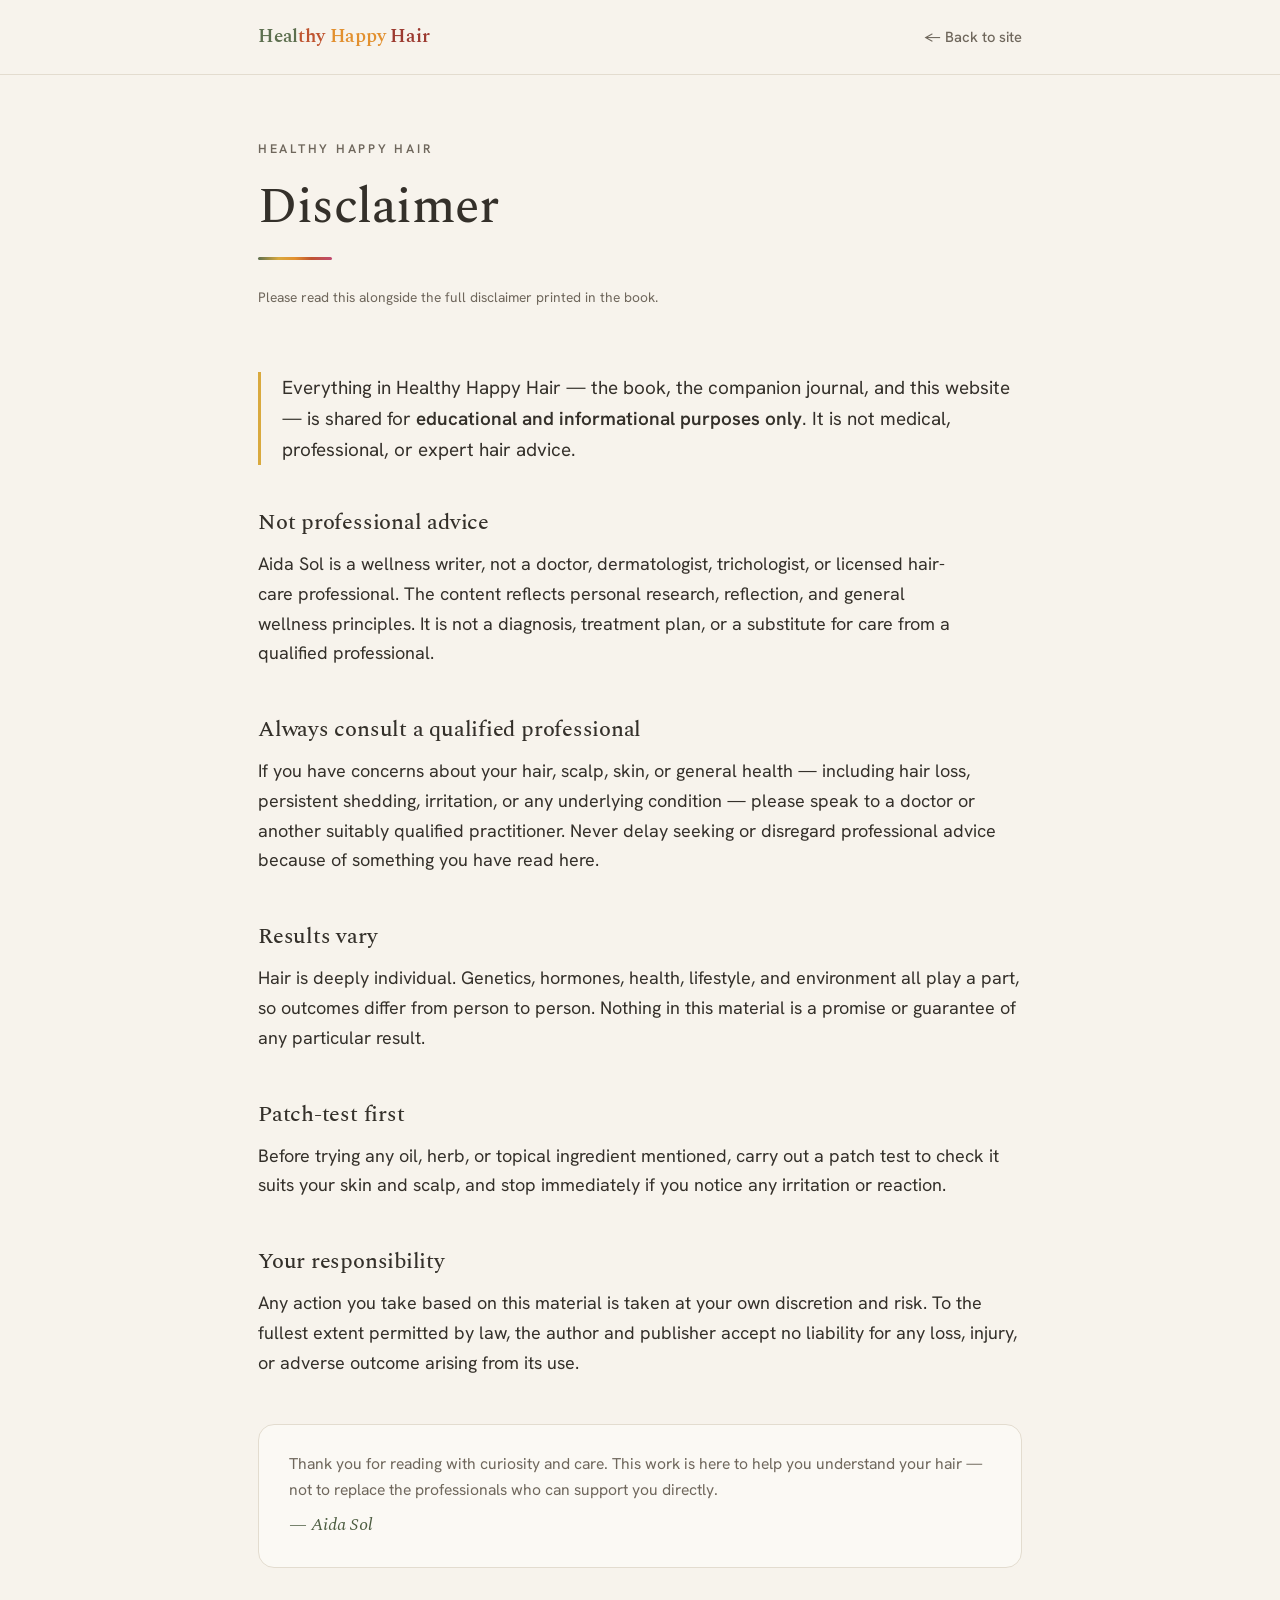
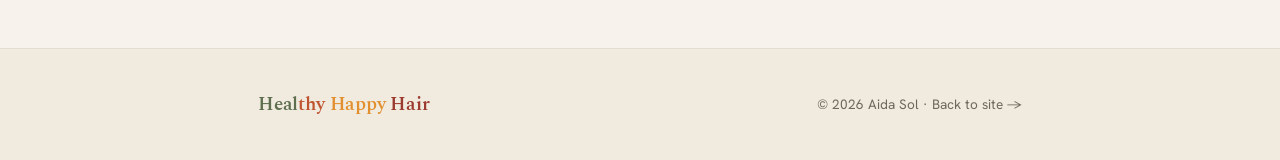
<file: disclaimer.html>
<!DOCTYPE html>
<html lang="en">
<head>
<meta charset="UTF-8" />
<meta name="viewport" content="width=device-width, initial-scale=1.0" />
<title>Disclaimer — Healthy Happy Hair · Aida Sol</title>
<meta name="description" content="Healthy Happy Hair is shared for educational purposes only and is not medical, professional, or expert hair advice." />
<link rel="preconnect" href="https://fonts.googleapis.com" />
<link rel="preconnect" href="https://fonts.gstatic.com" crossorigin />
<link href="https://fonts.googleapis.com/css2?family=Spectral:ital,wght@0,300;0,400;0,500;0,600;1,400&family=Hanken+Grotesk:wght@400;500;600;700&display=swap" rel="stylesheet" />
<style>
  :root{
    --ivory:#f7f3ec; --ivory-deep:#f0eadf; --cream-card:#fbf9f4;
    --ink:#34302a; --ink-soft:#6f675c; --line:#e3dccf;
    --green:#5d6f4f; --green-deep:#4c5c40; --terracotta:#bf5430;
    --amber:#e2902f; --gold:#d9a93e; --brick:#9c3a30; --pink:#c14a72;
    --grad: linear-gradient(95deg, var(--green) 0%, var(--gold) 28%, var(--amber) 50%, var(--terracotta) 72%, var(--pink) 100%);
    --maxw: 820px;
  }
  *{ box-sizing:border-box; }
  html{ scroll-behavior:smooth; }
  body{
    margin:0; background:var(--ivory); color:var(--ink);
    font-family:"Hanken Grotesk", system-ui, sans-serif; font-size:18px; line-height:1.65;
    -webkit-font-smoothing:antialiased; text-rendering:optimizeLegibility;
  }
  h1,h2{ font-family:"Spectral", Georgia, serif; font-weight:500; line-height:1.14; letter-spacing:-.01em; margin:0; }
  p{ margin:0 0 1.1em; text-wrap:pretty; }
  a{ color:inherit; }
  .wrap{ max-width:var(--maxw); margin:0 auto; padding:0 28px; }

  /* header */
  header.site{ border-bottom:1px solid var(--line); background:var(--ivory); }
  header.site .wrap{ display:flex; align-items:center; justify-content:space-between; height:74px; }
  .brand{ font-family:"Spectral", serif; font-weight:600; font-size:1.18rem; letter-spacing:-.01em; text-decoration:none; }
  .wm-heal{ color:var(--green); } .wm-thy{ color:var(--terracotta); }
  .wm-happy{ color:var(--amber); } .wm-hair{ color:var(--brick); }
  .back{ font-size:.92rem; font-weight:500; color:var(--ink-soft); text-decoration:none; transition:color .2s; }
  .back:hover{ color:var(--green-deep); }

  /* hero */
  .doc{ padding:64px 0 30px; }
  .eyebrow{ font-size:.78rem; letter-spacing:.22em; text-transform:uppercase; font-weight:600; color:var(--ink-soft); margin:0 0 1.2rem; }
  .doc h1{ font-size:clamp(2.2rem,5vw,3.1rem); }
  .rule{ height:3px; width:74px; border-radius:3px; background:var(--grad); margin:22px 0 0; }
  .updated{ font-size:.86rem; color:var(--ink-soft); margin-top:1.6rem; }

  /* content */
  .content{ padding:18px 0 80px; }
  .lead{ font-size:1.18rem; color:var(--ink); border-left:3px solid var(--gold); padding-left:1.1em; margin:0 0 2.4em; }
  .content h2{ font-size:1.4rem; margin:2.2em 0 .6em; }
  .content h2:first-of-type{ margin-top:0; }
  .content p{ color:var(--ink); }
  .content strong{ color:var(--ink); font-weight:600; }
  .card{
    background:var(--cream-card); border:1px solid var(--line); border-radius:16px;
    padding:26px 30px; margin:2.6em 0 0;
  }
  .card p{ margin:0; font-size:.98rem; color:var(--ink-soft); }
  .card .sig{ font-family:"Spectral",serif; font-style:italic; font-size:1.15rem; color:var(--green-deep); margin-top:.4em; }

  /* footer */
  footer.site{ padding:40px 0; background:var(--ivory-deep); border-top:1px solid var(--line); }
  footer.site .wrap{ display:flex; justify-content:space-between; align-items:center; flex-wrap:wrap; gap:14px; }
  .small{ font-size:.85rem; color:var(--ink-soft); }
  footer.site a{ text-decoration:none; color:var(--ink-soft); }
  footer.site a:hover{ color:var(--green-deep); }

  @media(max-width:560px){
    .doc{ padding-top:44px; }
    header.site .wrap{ height:64px; }
  }
</style>
</head>
<body>

<header class="site">
  <div class="wrap">
    <a class="brand" href="index.html" aria-label="Healthy Happy Hair"><span class="wm-heal">Heal</span><span class="wm-thy">thy</span>&nbsp;<span class="wm-happy">Happy</span>&nbsp;<span class="wm-hair">Hair</span></a>
    <a class="back" href="index.html">← Back to site</a>
  </div>
</header>

<main>
  <section class="doc">
    <div class="wrap">
      <p class="eyebrow">Healthy Happy Hair</p>
      <h1>Disclaimer</h1>
      <div class="rule"></div>
      <p class="updated">Please read this alongside the full disclaimer printed in the book.</p>
    </div>
  </section>

  <section class="content">
    <div class="wrap">
      <p class="lead">Everything in Healthy Happy Hair — the book, the companion journal, and this website — is shared for <strong>educational and informational purposes only</strong>. It is not medical, professional, or expert hair advice.</p>

      <h2>Not professional advice</h2>
      <p>Aida Sol is a wellness writer, not a doctor, dermatologist, trichologist, or licensed hair-care professional. The content reflects personal research, reflection, and general wellness principles. It is not a diagnosis, treatment plan, or a substitute for care from a qualified professional.</p>

      <h2>Always consult a qualified professional</h2>
      <p>If you have concerns about your hair, scalp, skin, or general health — including hair loss, persistent shedding, irritation, or any underlying condition — please speak to a doctor or another suitably qualified practitioner. Never delay seeking or disregard professional advice because of something you have read here.</p>

      <h2>Results vary</h2>
      <p>Hair is deeply individual. Genetics, hormones, health, lifestyle, and environment all play a part, so outcomes differ from person to person. Nothing in this material is a promise or guarantee of any particular result.</p>

      <h2>Patch-test first</h2>
      <p>Before trying any oil, herb, or topical ingredient mentioned, carry out a patch test to check it suits your skin and scalp, and stop immediately if you notice any irritation or reaction.</p>

      <h2>Your responsibility</h2>
      <p>Any action you take based on this material is taken at your own discretion and risk. To the fullest extent permitted by law, the author and publisher accept no liability for any loss, injury, or adverse outcome arising from its use.</p>

      <div class="card">
        <p>Thank you for reading with curiosity and care. This work is here to help you understand your hair — not to replace the professionals who can support you directly.</p>
        <p class="sig">— Aida Sol</p>
      </div>
    </div>
  </section>
</main>

<footer class="site">
  <div class="wrap">
    <div class="brand" aria-label="Healthy Happy Hair"><span class="wm-heal">Heal</span><span class="wm-thy">thy</span> <span class="wm-happy">Happy</span> <span class="wm-hair">Hair</span></div>
    <div class="small">© 2026 Aida Sol · <a href="index.html">Back to site →</a></div>
  </div>
</footer>

</body>
</html>
</file>
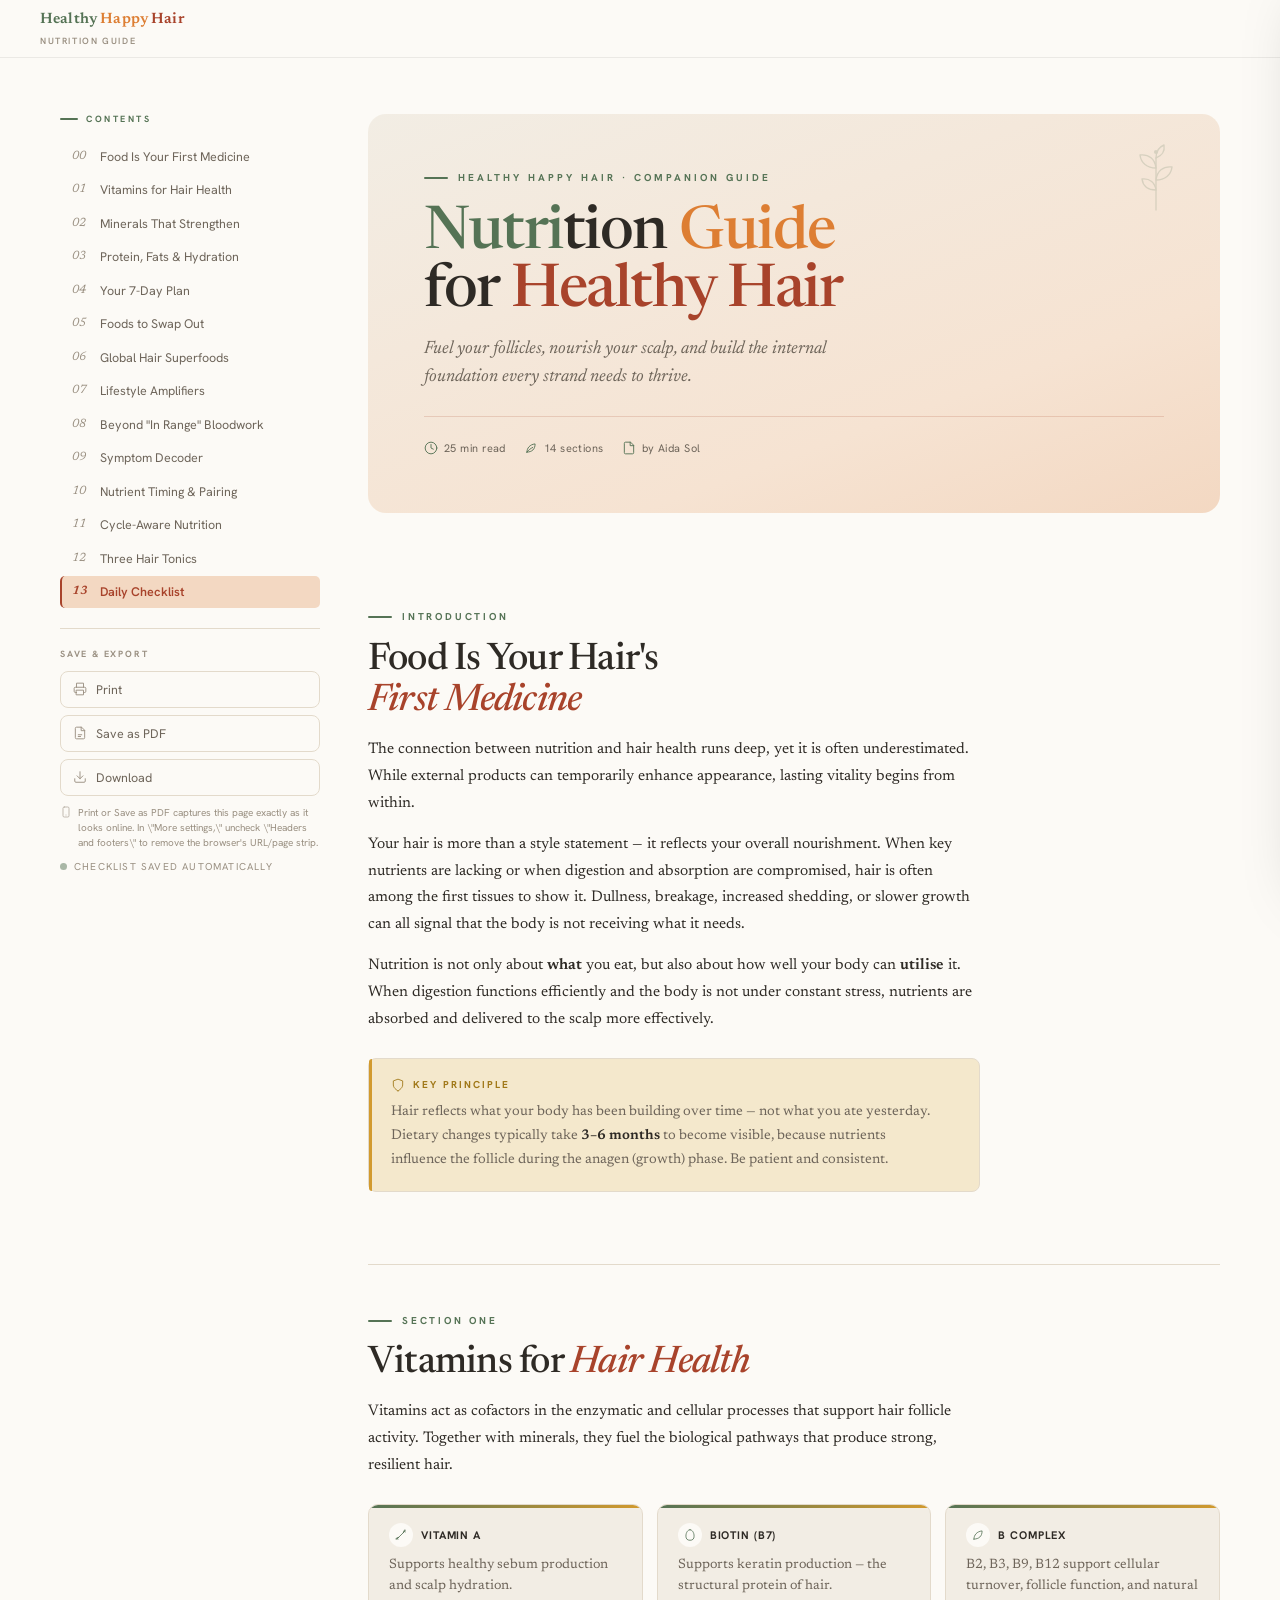
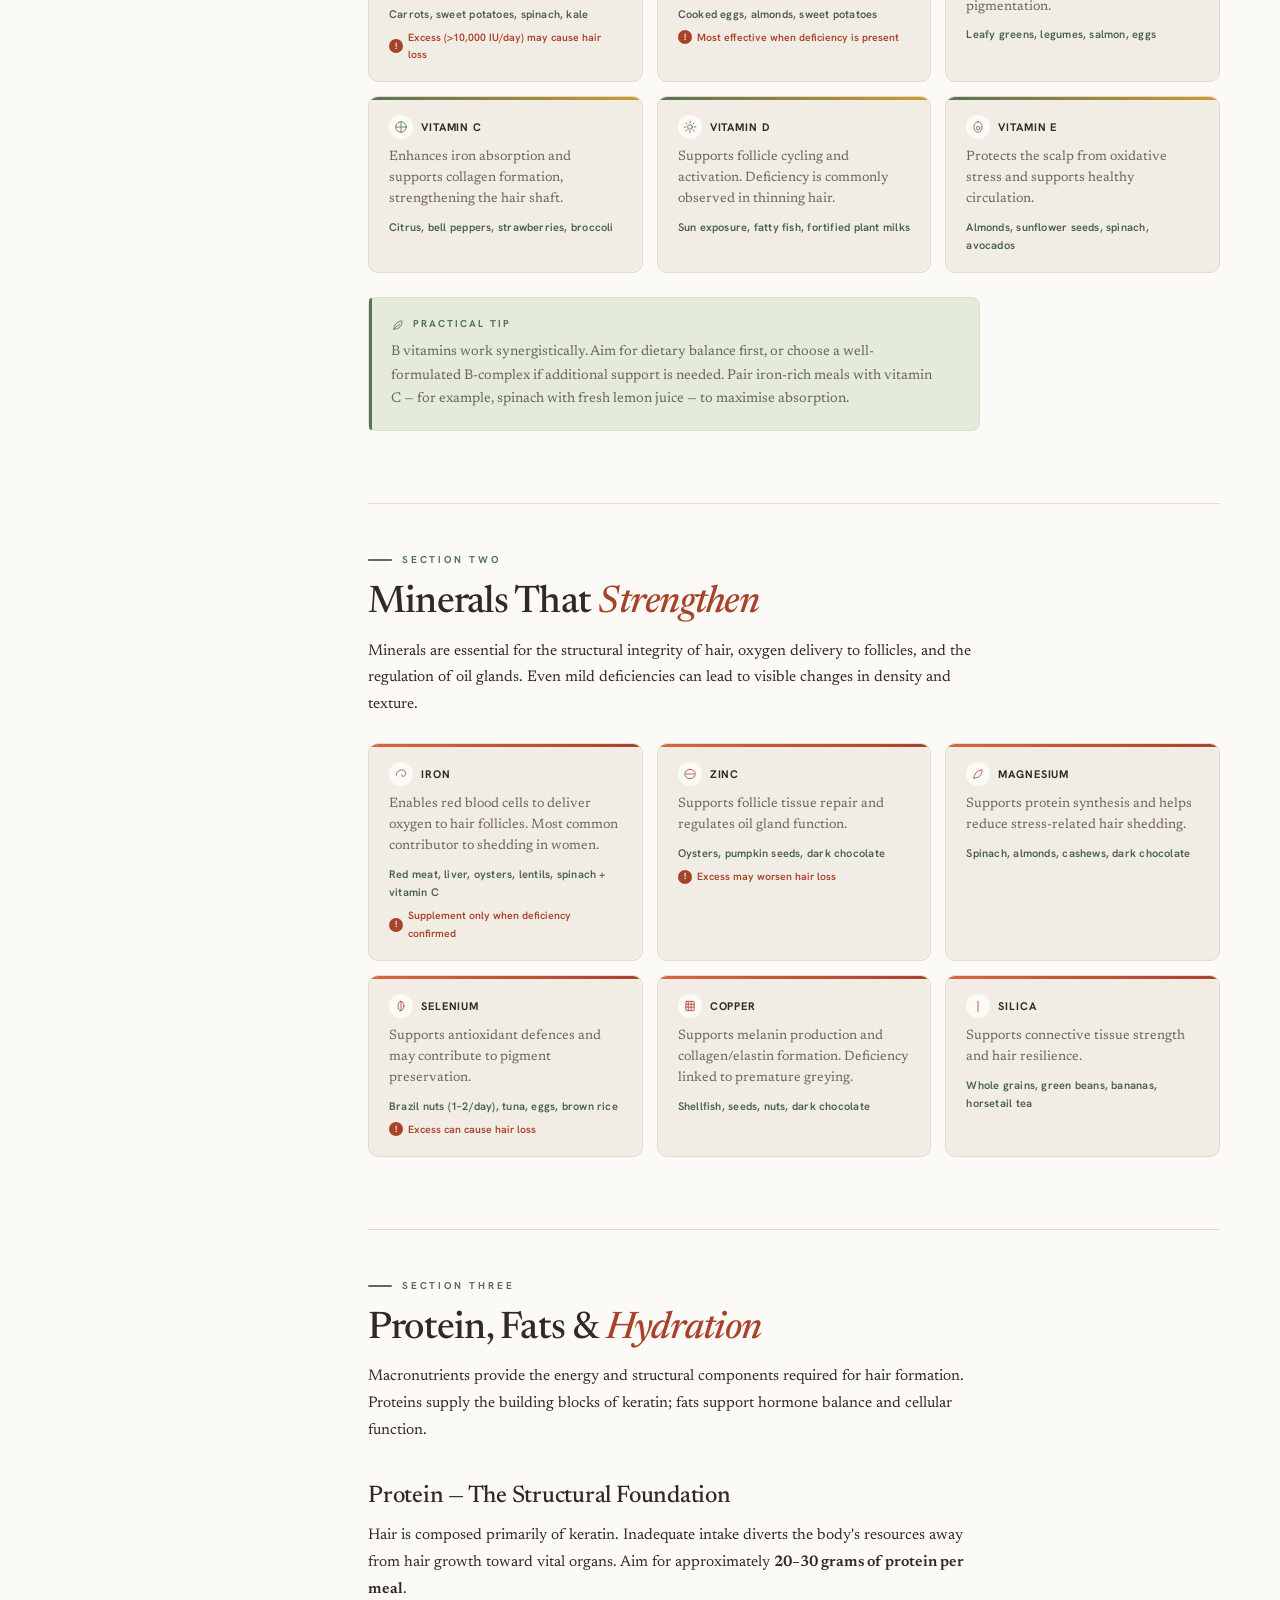
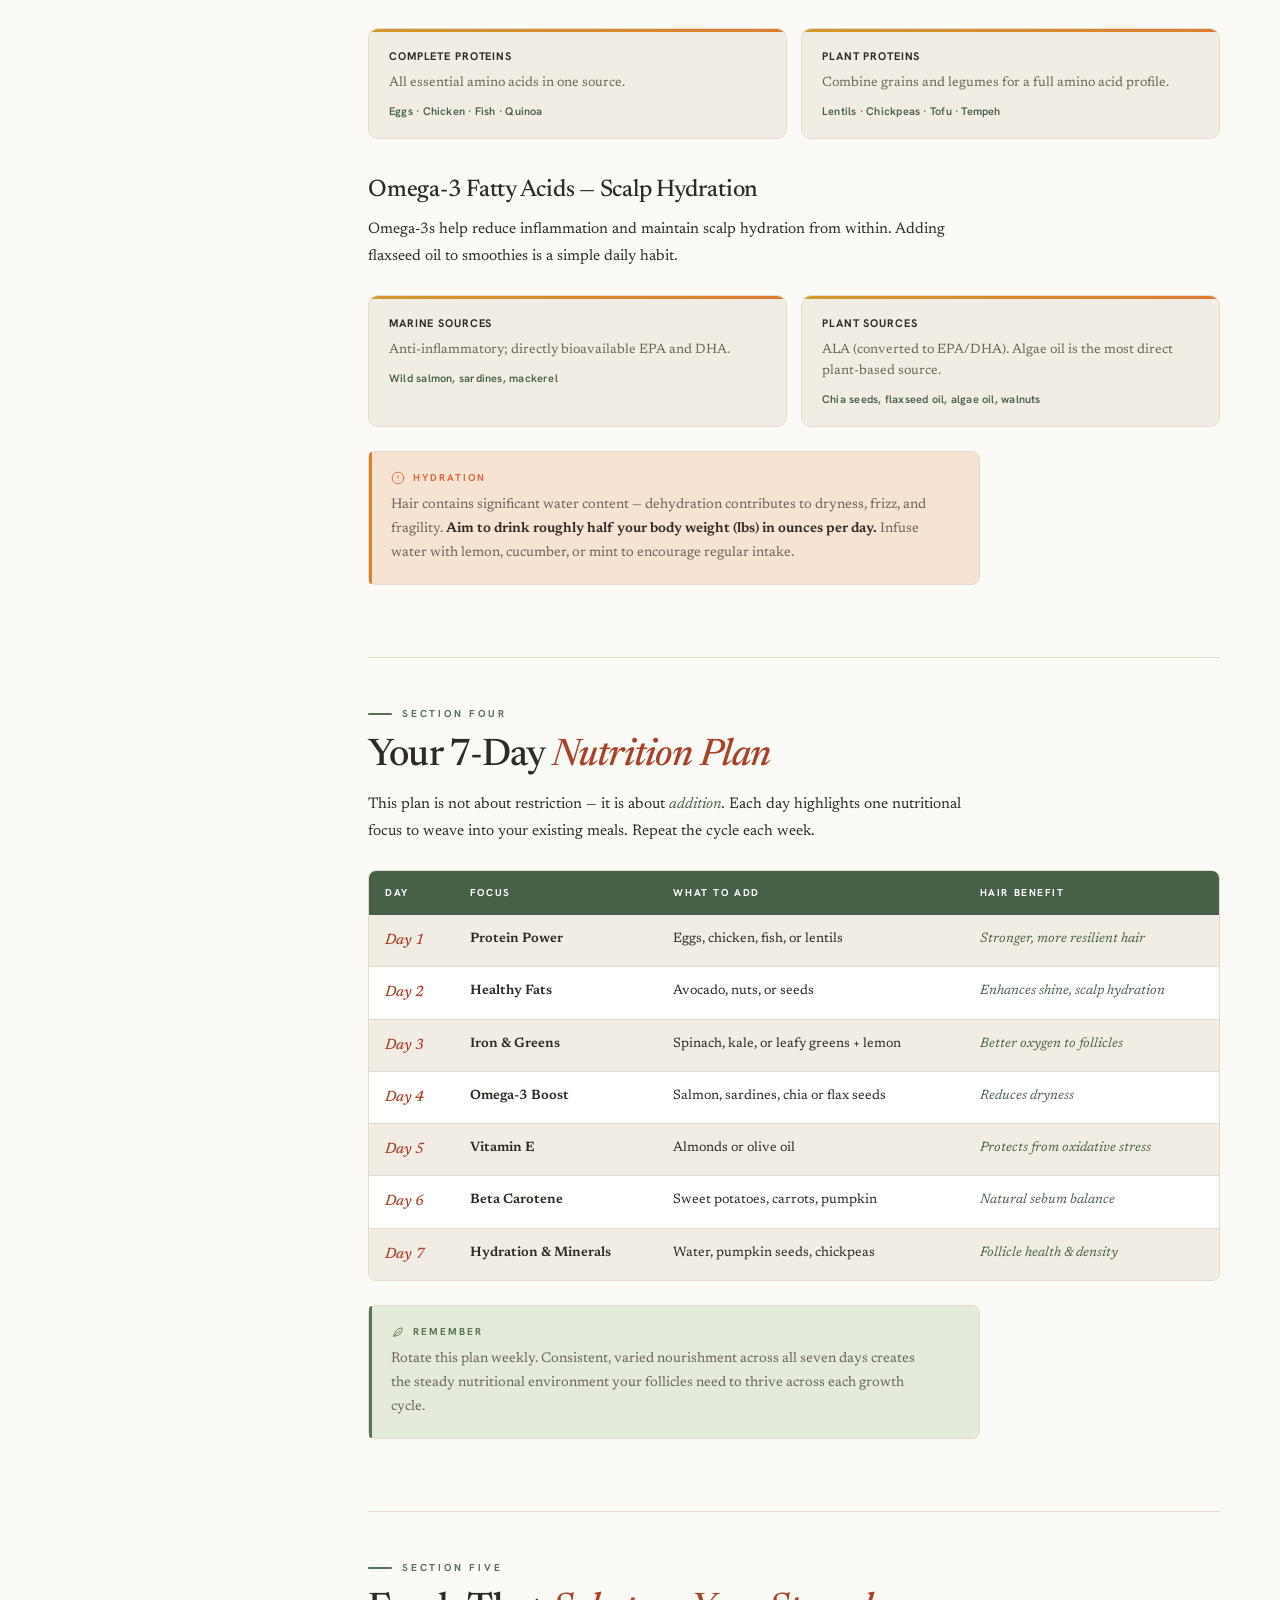
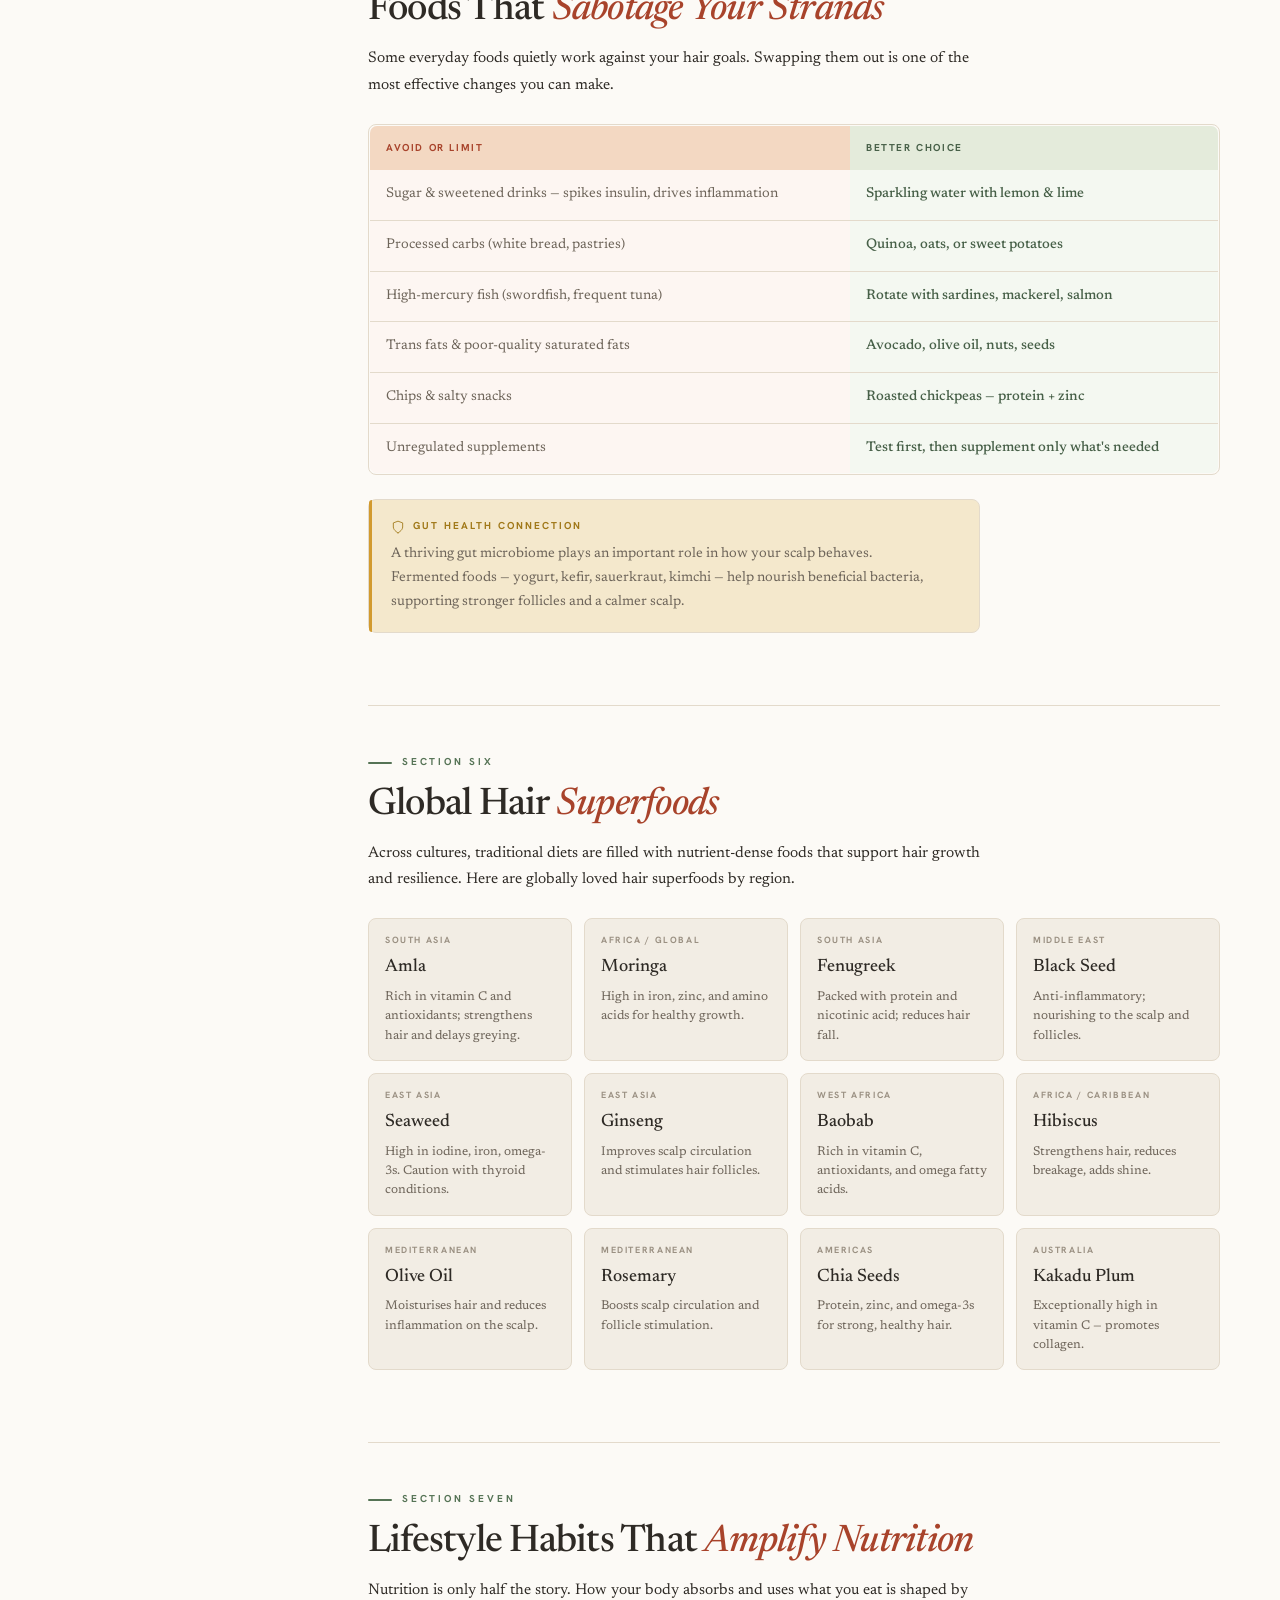
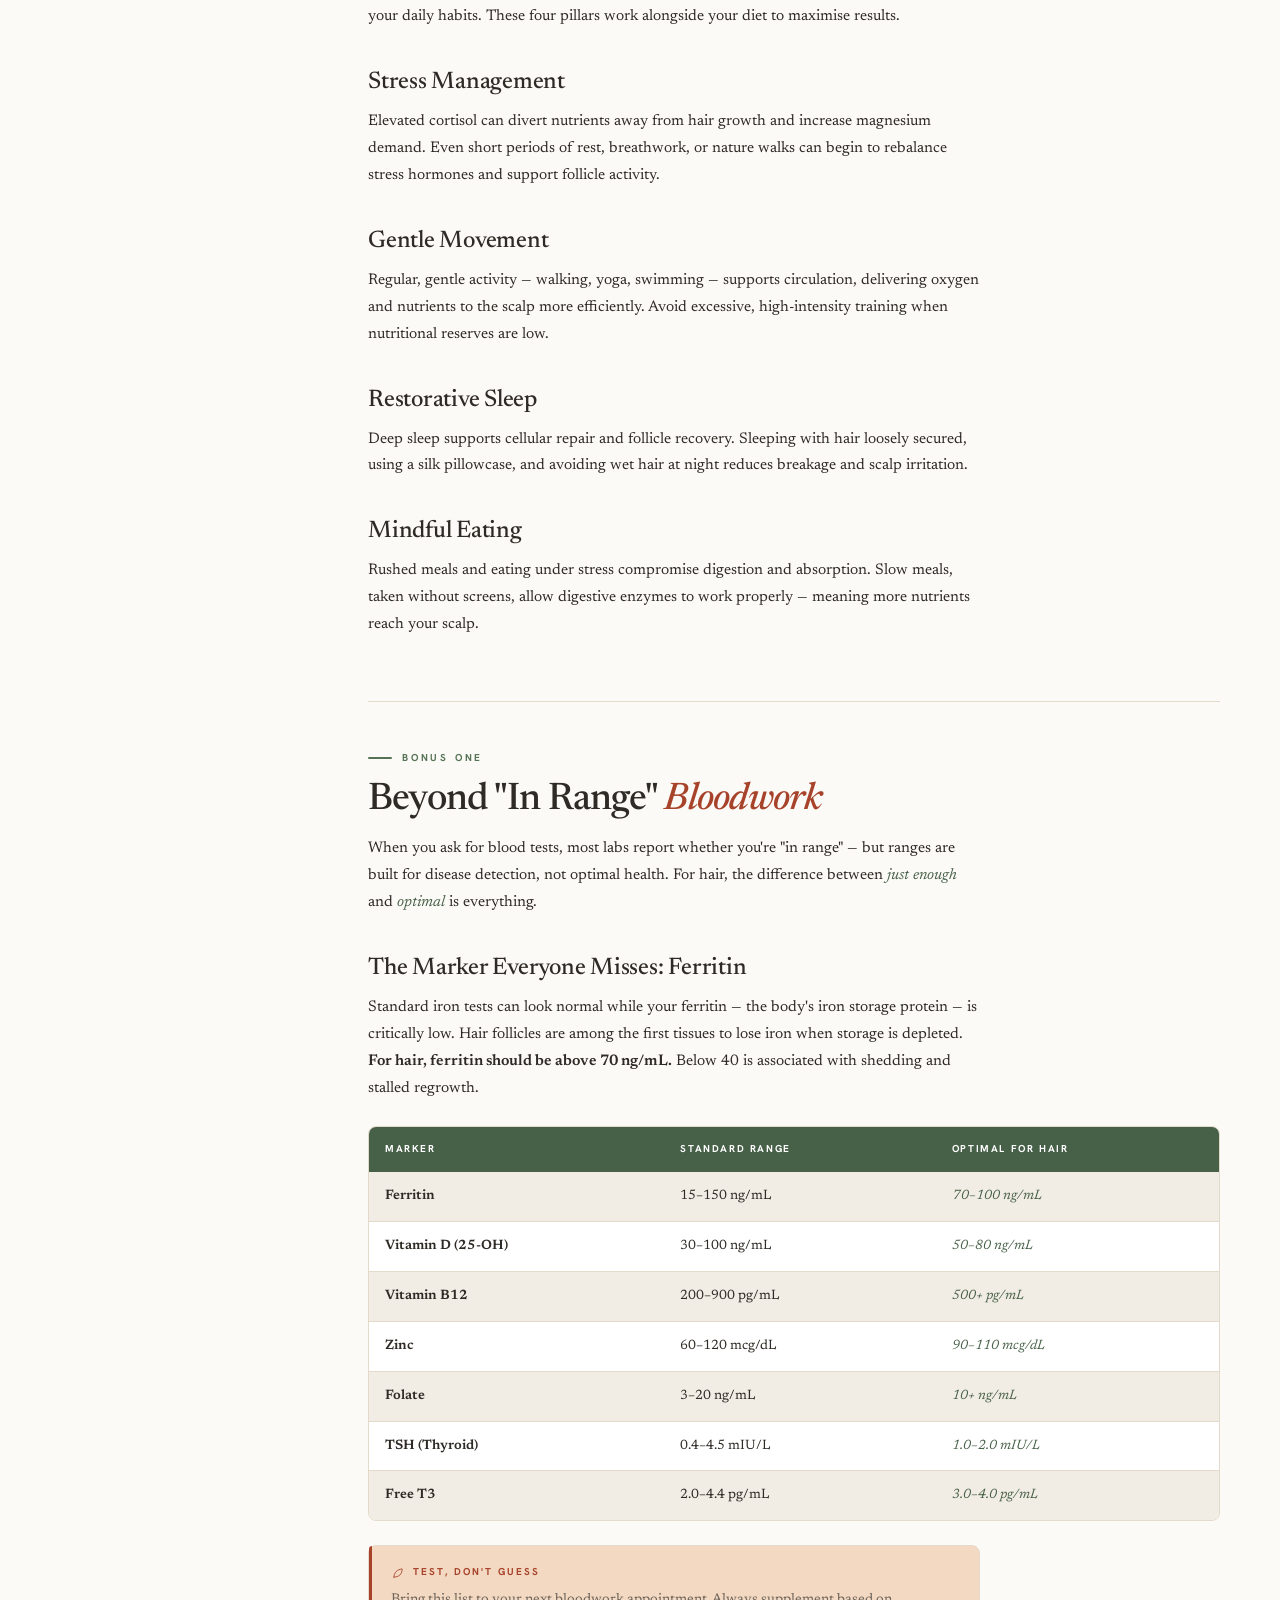
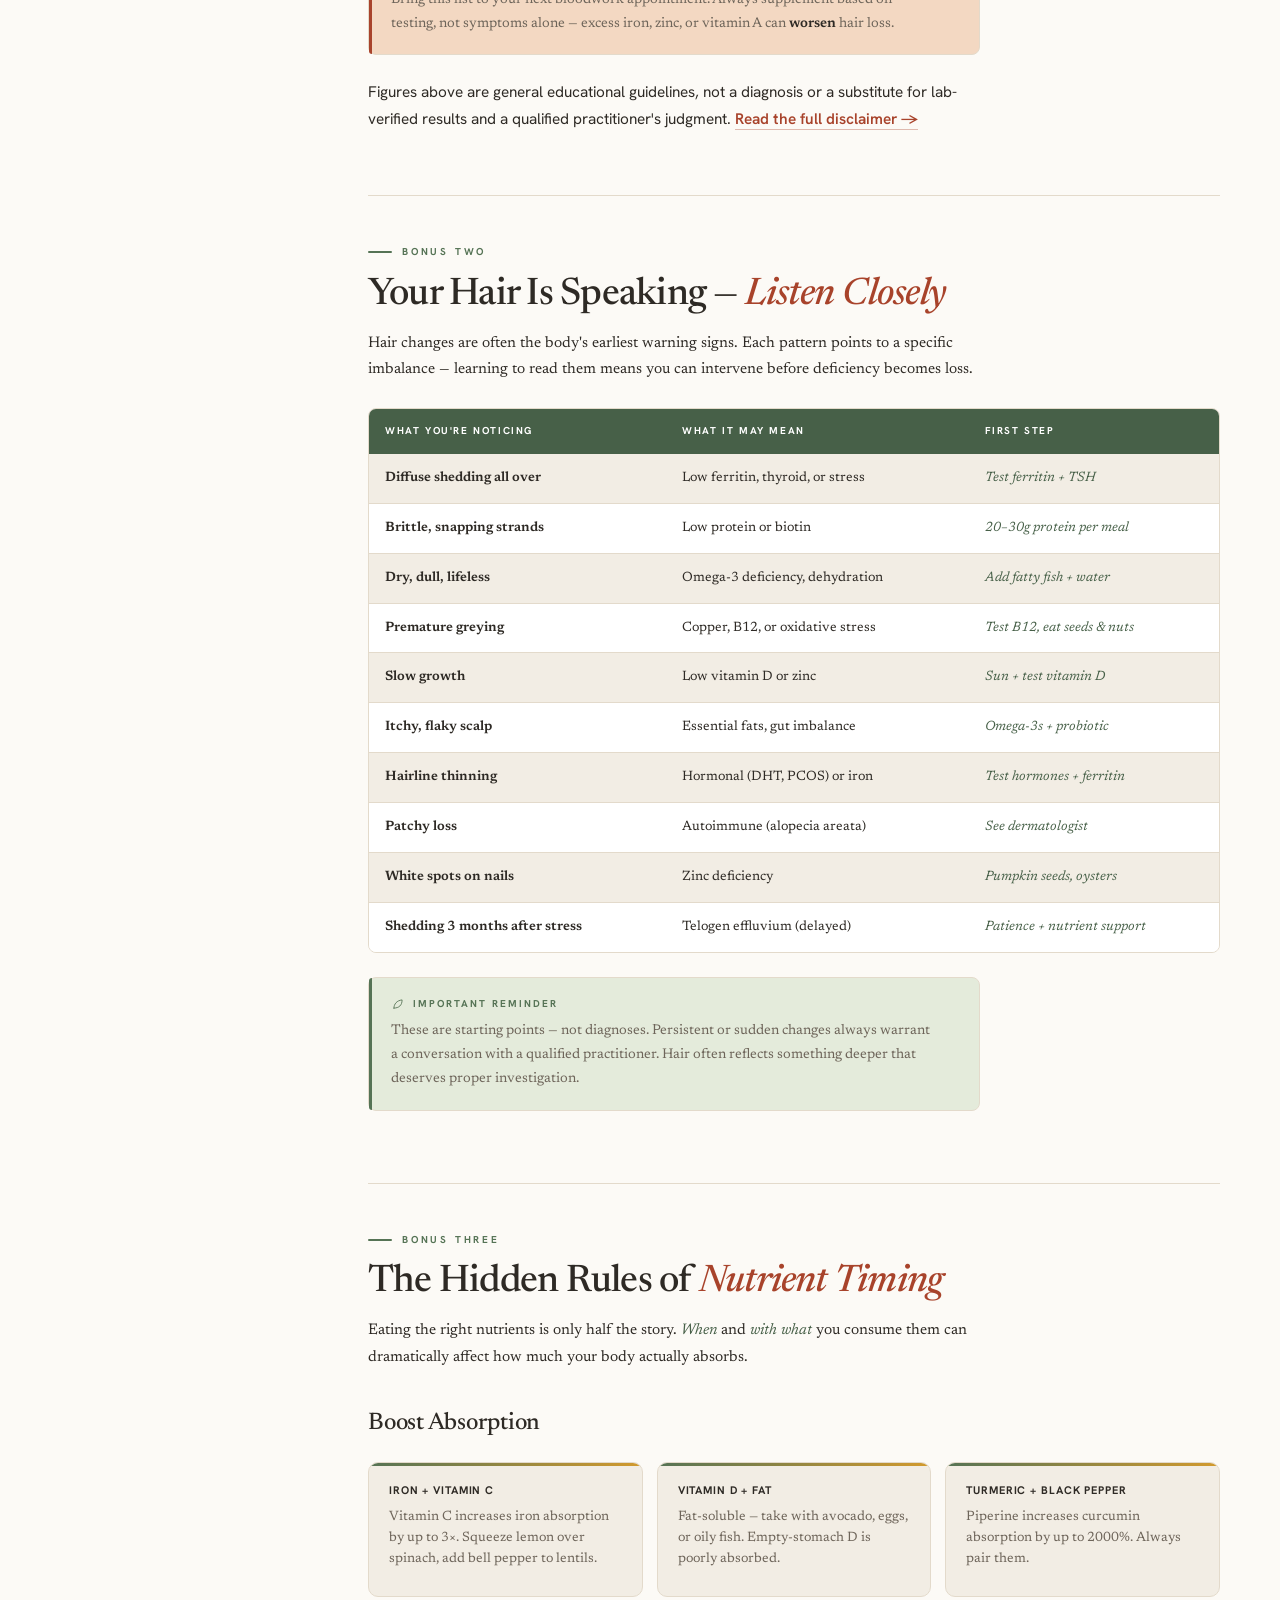
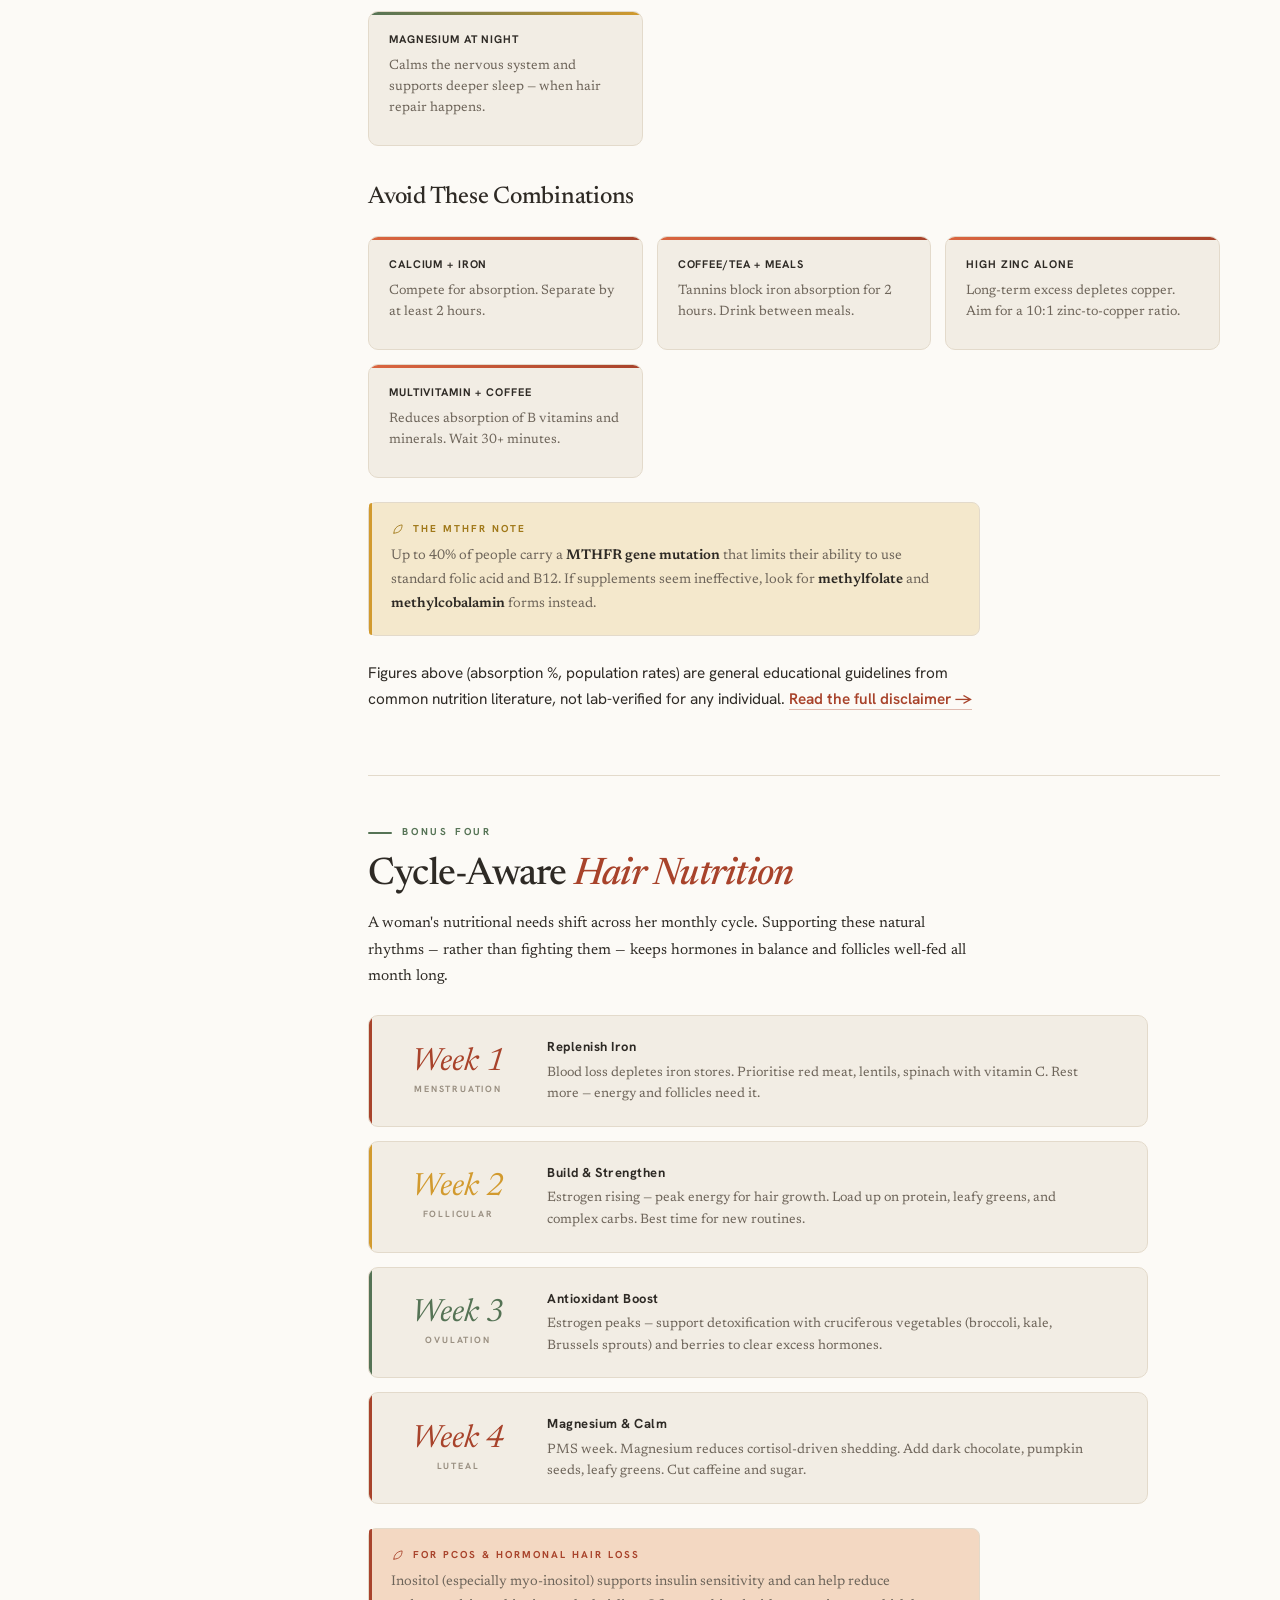
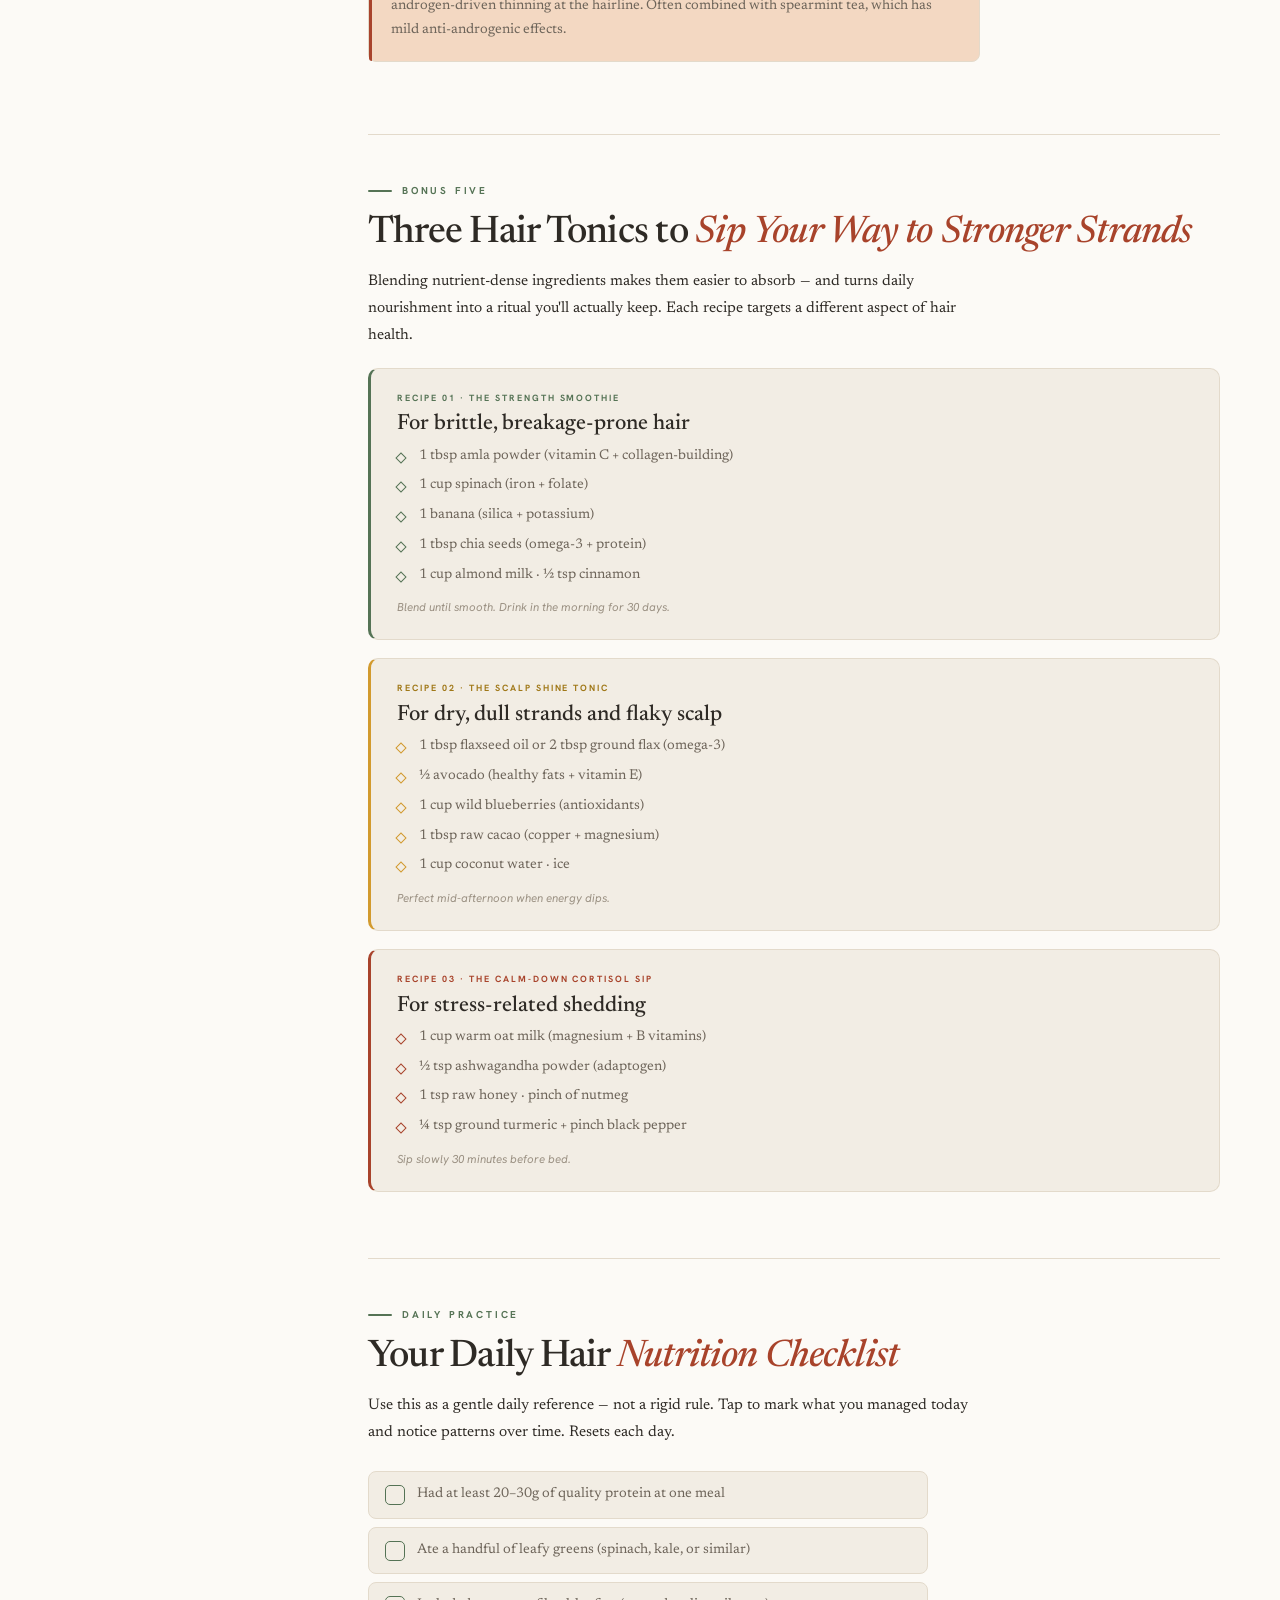
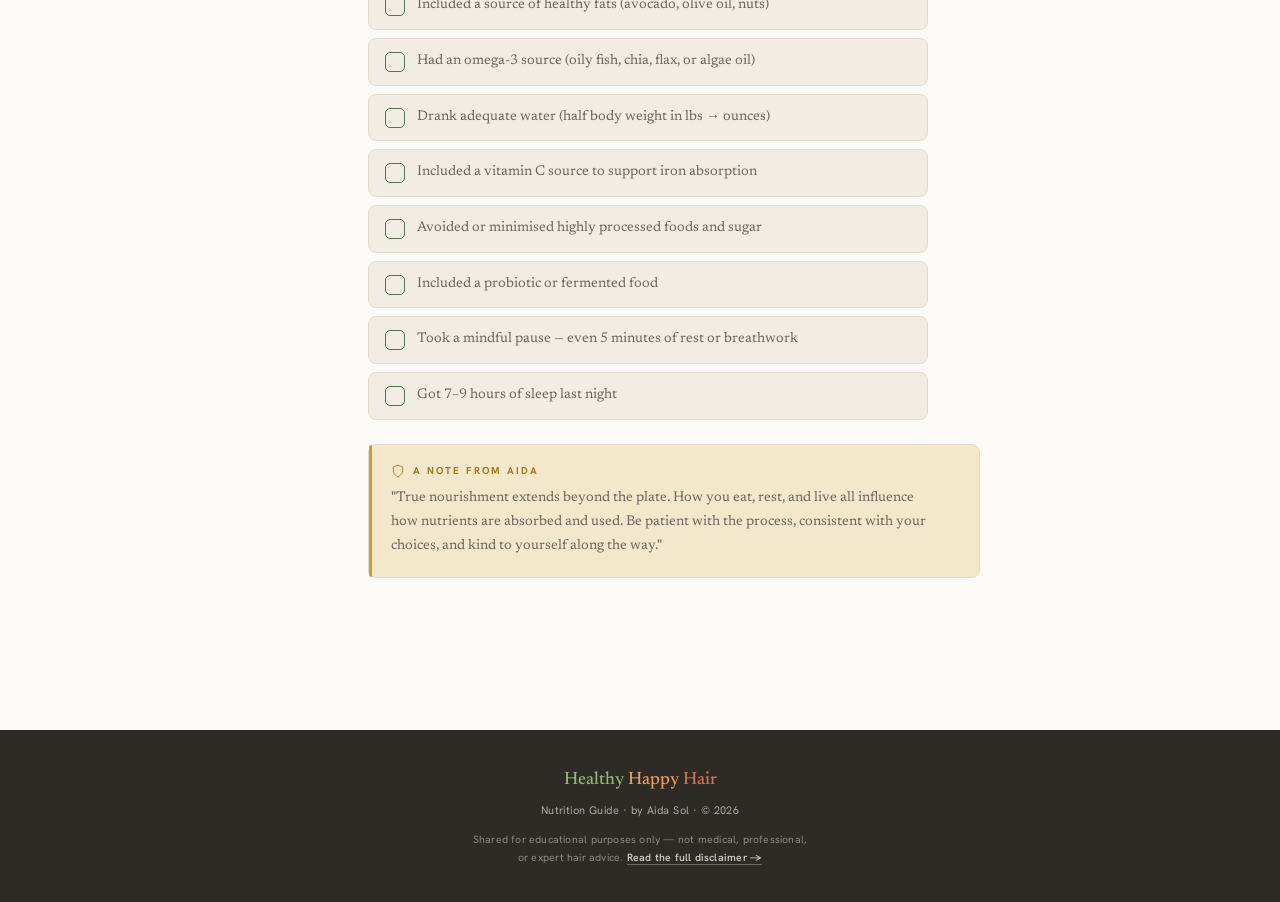
<file: HHH Nutrition Guide Online.html>
<!DOCTYPE html>
<html lang="en">
<head>
<link rel="icon" type="image/png" href="/favicon.png" />
<meta charset="UTF-8"/>
<meta name="viewport" content="width=device-width,initial-scale=1"/>
<title>Nutrition Guide — Healthy Happy Hair</title>
<link rel="preconnect" href="https://fonts.googleapis.com"/>
<link rel="preconnect" href="https://fonts.gstatic.com" crossorigin/>
<link href="https://fonts.googleapis.com/css2?family=Newsreader:ital,opsz,wght@0,6..72,300..700;1,6..72,300..600&family=Hanken+Grotesk:wght@400;500;600;700&display=swap" rel="stylesheet"/>
<style>
*,*::before,*::after{box-sizing:border-box;margin:0;padding:0;}
:root{
  --green:#557355; --green-d:#476048; --green-pale:#E4EBDB;
  --gold:#D29A2E;  --gold-pale:#F4E8CC;
  --orange:#DD7E33;--orange-pale:#F6E3D2;
  --terra:#db6640; --brick:#A8432B; --brick-pale:#F3D8C2;
  --ink:#2E2A25;   --ink-2:#6E655A; --ink-3:#9A9082;
  --paper:#FCFAF6; --canvas:#F2EDE4; --canvas2:#EAE3D6;
  --line:#D7CDBC;  --line-s:#E3DACB;
  --r:"Newsreader",Georgia,serif;
  --u:"Hanken Grotesk",system-ui,sans-serif;
}
html{scroll-behavior:smooth;-webkit-text-size-adjust:100%;}
body{
  margin:0;background:var(--paper);font-family:var(--r);color:var(--ink);
  -webkit-font-smoothing:antialiased;text-rendering:optimizeLegibility;
  line-height:1.65;
}
a{color:inherit;text-decoration:none;}
img{max-width:100%;display:block;}

/* ── TOP BAR ── */
.bar{
  position:sticky;top:0;z-index:100;
  background:rgba(252,250,246,.92);
  backdrop-filter:blur(12px);
  -webkit-backdrop-filter:blur(12px);
  border-bottom:1px solid rgba(46,42,37,.08);
  padding:0 clamp(16px,4vw,40px);height:58px;
  display:flex;align-items:center;justify-content:space-between;gap:14px;
}
.bar-brand{font-family:var(--r);font-size:15px;font-weight:600;letter-spacing:.01em;}
.bar-brand .g{color:var(--green);}
.bar-brand .o{color:var(--orange);}
.bar-brand .t{color:var(--brick);}
.bar-brand small{
  display:block;font-family:var(--u);font-size:9px;letter-spacing:.18em;
  text-transform:uppercase;color:var(--ink-3);font-weight:600;margin-top:1px;
}
.bar-actions{display:flex;align-items:center;gap:8px;}
.bar-btn{
  font-family:var(--u);font-size:12px;font-weight:600;letter-spacing:.04em;
  color:var(--ink-2);background:transparent;border:1px solid var(--line);
  padding:8px 14px;border-radius:100px;cursor:pointer;transition:all .15s;
}
.bar-btn:hover{background:var(--canvas);color:var(--brick);border-color:var(--brick);}
.menu-btn{display:none;width:38px;height:38px;border:1px solid var(--line);background:transparent;border-radius:8px;cursor:pointer;align-items:center;justify-content:center;color:var(--ink-2);}
.menu-btn svg{width:18px;height:18px;}

/* ── LAYOUT ── */
.shell{
  display:grid;
  grid-template-columns:260px 1fr;
  max-width:1240px;margin:0 auto;
  gap:clamp(20px,4vw,48px);
  padding:0 clamp(16px,4vw,40px);
}

/* ── TOC SIDEBAR ── */
.toc{
  position:sticky;top:80px;align-self:start;
  padding:32px 0;max-height:calc(100vh - 80px);
  overflow-y:auto;font-family:var(--u);
}
.toc-label{
  font-size:9px;font-weight:700;letter-spacing:.28em;
  text-transform:uppercase;color:var(--green);margin-bottom:14px;
  display:flex;align-items:center;gap:8px;
}
.toc-label::before{content:"";width:18px;height:2px;background:var(--green);border-radius:2px;}
.toc-list{list-style:none;display:flex;flex-direction:column;gap:2px;}
.toc-list a{
  display:flex;align-items:flex-start;gap:10px;
  padding:7px 10px;border-radius:5px;
  font-size:12.5px;line-height:1.4;color:var(--ink-2);
  border-left:2px solid transparent;
  transition:all .15s;
}
.toc-list a:hover{background:var(--canvas);color:var(--ink);}
.toc-list a.active{color:var(--brick);border-left-color:var(--brick);background:var(--brick-pale);font-weight:600;}
.toc-num{
  font-family:var(--r);font-size:12px;font-style:italic;color:var(--ink-3);
  min-width:18px;letter-spacing:-.02em;
}
.toc-list a.active .toc-num{color:var(--brick);}

/* ── MAIN ── */
main{padding:clamp(28px,5vw,56px) 0 80px;min-width:0;}
.hero{
  background:linear-gradient(160deg,var(--canvas) 0%,var(--orange-pale) 70%,var(--brick-pale) 100%);
  border-radius:18px;padding:clamp(32px,5vw,56px);
  margin-bottom:48px;position:relative;overflow:hidden;
}
.hero::after{
  content:"";position:absolute;top:24px;right:24px;
  width:80px;height:80px;color:var(--green);opacity:.18;
  background:url("data:image/svg+xml;utf8,<svg xmlns='http://www.w3.org/2000/svg' viewBox='0 0 80 80' fill='none' stroke='%23557355' stroke-width='1.4' stroke-linecap='round' stroke-linejoin='round'><path d='M40 72V20'/><path d='M40 30c-9 0-15-5-16-13 9-1 15 4 16 13z'/><path d='M40 42c9 0 15-5 16-13-9-1-15 4-16 13z'/><path d='M40 52c-8 0-13-4-14-11 8-1 13 4 14 11z'/><path d='M40 20c0-6 3-11 8-13 1 6-2 11-8 13z'/><circle cx='40' cy='14' r='2.1' fill='%23557355' stroke='none'/></svg>") no-repeat center / contain;
}
.hero-super{
  font-family:var(--u);font-size:10px;font-weight:700;letter-spacing:.3em;
  text-transform:uppercase;color:var(--green);
  display:flex;align-items:center;gap:10px;margin-bottom:18px;
}
.hero-super::before{content:"";width:24px;height:2px;background:var(--green);border-radius:2px;}
.hero h1{
  font-family:var(--r);font-weight:500;
  font-size:clamp(36px,5.5vw,60px);line-height:.98;
  letter-spacing:-.025em;margin-bottom:14px;
}
.hero h1 .g{color:var(--green);}
.hero h1 .o{color:var(--orange);}
.hero h1 .t{color:var(--brick);}
.hero-sub{
  font-family:var(--r);font-style:italic;font-size:clamp(15px,1.6vw,18px);
  line-height:1.55;color:var(--ink-2);max-width:42ch;
}
.hero-meta{
  display:flex;flex-wrap:wrap;gap:18px;align-items:center;
  margin-top:24px;padding-top:22px;border-top:1px solid rgba(168,67,43,.18);
}
.hero-meta-item{
  font-family:var(--u);font-size:11px;color:var(--ink-2);
  display:flex;align-items:center;gap:6px;letter-spacing:.04em;
}
.hero-meta-item svg{width:14px;height:14px;color:var(--green);}

/* ── SECTIONS ── */
section.s{padding:clamp(28px,4vw,48px) 0;border-bottom:1px solid var(--line-s);scroll-margin-top:80px;}
section.s:last-of-type{border-bottom:none;}
.s-label{
  font-family:var(--u);font-size:10px;font-weight:700;letter-spacing:.28em;
  text-transform:uppercase;color:var(--green);
  display:flex;align-items:center;gap:10px;margin-bottom:14px;
}
.s-label::before{content:"";width:24px;height:2px;background:var(--green);border-radius:2px;}
.s h2{
  font-family:var(--r);font-weight:500;font-size:clamp(26px,3.4vw,38px);
  line-height:1.1;letter-spacing:-.02em;margin-bottom:14px;text-wrap:balance;
}
.s h2 em{color:var(--brick);font-style:italic;}
.s-intro{font-size:clamp(15px,1.4vw,17px);line-height:1.7;color:var(--ink-2);margin-bottom:32px;max-width:60ch;}
.s h3{
  font-family:var(--r);font-weight:500;font-size:clamp(20px,2.2vw,24px);
  line-height:1.25;letter-spacing:-.01em;margin:36px 0 12px;color:var(--ink);
}
.s h4{
  font-family:var(--u);font-weight:700;font-size:10px;letter-spacing:.22em;
  text-transform:uppercase;color:var(--green);
  margin:24px 0 10px;display:flex;align-items:center;gap:10px;
}
.s h4::after{content:"";flex:1;height:1px;background:var(--line-s);}
.s p{font-size:clamp(14px,1.2vw,16px);line-height:1.75;color:var(--ink);margin-bottom:14px;max-width:68ch;}
.s p em{color:var(--green-d);}
.s p b{color:var(--ink);font-weight:600;}
.note-disclaimer{font-family:var(--u);font-size:11.5px;color:var(--ink-3);line-height:1.6;max-width:68ch;margin-top:4px;}
.note-disclaimer a{color:var(--brick);font-weight:600;border-bottom:1px solid rgba(168,67,43,.35);}
.note-disclaimer a:hover{border-color:var(--brick);}

/* ── NUTRIENT CARDS ── */
.nut-grid{
  display:grid;grid-template-columns:repeat(auto-fit,minmax(220px,1fr));
  gap:14px;margin:24px 0;
}
.nut-card{
  background:var(--canvas);border:1px solid var(--line-s);
  border-radius:10px;padding:18px 20px;position:relative;overflow:hidden;
  transition:transform .18s,box-shadow .18s;
}
.nut-card:hover{transform:translateY(-2px);box-shadow:0 12px 30px -10px rgba(46,40,30,.15);}
.nut-card::before{content:"";position:absolute;top:0;left:0;right:0;height:3px;border-radius:10px 10px 0 0;}
.nut-card.vit::before{background:linear-gradient(90deg,var(--green),var(--gold));}
.nut-card.min::before{background:linear-gradient(90deg,var(--terra),var(--brick));}
.nut-card.ess::before{background:linear-gradient(90deg,var(--gold),var(--orange));}
.nut-name{
  font-family:var(--u);font-weight:700;font-size:11px;letter-spacing:.08em;
  text-transform:uppercase;color:var(--ink);margin-bottom:8px;
  display:flex;align-items:center;gap:8px;
}
.nut-name .ico-wrap{
  display:inline-flex;align-items:center;justify-content:center;
  width:24px;height:24px;border-radius:50%;background:var(--paper);color:var(--green);
}
.nut-card.min .nut-name .ico-wrap{color:var(--brick);}
.nut-card.ess .nut-name .ico-wrap{color:var(--gold);}
.nut-name .ico-wrap svg{width:14px;height:14px;}
.nut-role{font-size:13.5px;line-height:1.55;color:var(--ink-2);margin-bottom:8px;}
.nut-source{font-family:var(--u);font-size:11px;color:var(--green-d);font-weight:600;letter-spacing:.02em;}
.nut-caution{font-family:var(--u);font-size:10.5px;color:var(--brick);margin-top:6px;font-weight:600;display:flex;align-items:center;gap:5px;}
.nut-caution::before{content:"!";display:inline-flex;width:14px;height:14px;border-radius:50%;background:var(--brick);color:#fff;align-items:center;justify-content:center;font-size:9px;font-weight:700;}

/* ── CALLOUTS ── */
.callout{
  position:relative;margin:24px 0;padding:18px 22px;border-radius:8px;
  background:var(--green-pale);border:1px solid var(--line-s);
  max-width:68ch;
}
.callout::before{content:"";position:absolute;left:0;top:0;bottom:0;width:3px;background:var(--green);border-radius:3px 0 0 3px;}
.callout.gold{background:var(--gold-pale);}.callout.gold::before{background:var(--gold);}
.callout.brick{background:var(--brick-pale);}.callout.brick::before{background:var(--brick);}
.callout.orange{background:var(--orange-pale);}.callout.orange::before{background:var(--orange);}
.clabel{
  font-family:var(--u);font-weight:700;font-size:10px;letter-spacing:.2em;
  text-transform:uppercase;color:var(--green);
  display:flex;align-items:center;gap:8px;margin-bottom:8px;
}
.callout.gold .clabel{color:#a07818;}
.callout.brick .clabel{color:var(--brick);}
.callout.orange .clabel{color:var(--terra);}
.clabel svg{width:14px;height:14px;}
.callout p{font-size:14px;line-height:1.7;color:var(--ink-2);margin:0;}

/* ── TABLES ── */
.tw{overflow-x:auto;margin:24px 0;border-radius:8px;border:1px solid var(--line-s);}
table.t{width:100%;border-collapse:collapse;font-size:13.5px;min-width:520px;}
table.t th{
  font-family:var(--u);font-weight:700;font-size:10px;letter-spacing:.16em;
  text-transform:uppercase;color:#fff;background:var(--green-d);
  padding:14px 16px;text-align:left;
}
table.t td{padding:14px 16px;border-bottom:1px solid var(--line-s);vertical-align:top;line-height:1.55;}
table.t tr:last-child td{border-bottom:none;}
table.t tr:nth-child(odd) td{background:var(--canvas);}
table.t tr:nth-child(even) td{background:#fff;}
table.t .day{font-family:var(--r);font-style:italic;font-weight:500;font-size:15px;color:var(--brick);}
table.t .focus{font-weight:600;color:var(--ink);}
table.t .benefit{color:var(--green-d);font-style:italic;}

/* swap table */
.swap{width:100%;border-collapse:collapse;font-size:14px;border-radius:8px;overflow:hidden;border:1px solid var(--line-s);}
.swap th{font-family:var(--u);font-size:10px;font-weight:700;letter-spacing:.16em;text-transform:uppercase;padding:14px 16px;text-align:left;}
.swap th:first-child{background:var(--brick-pale);color:var(--brick);}
.swap th:last-child{background:var(--green-pale);color:var(--green-d);}
.swap td{padding:14px 16px;border-bottom:1px solid var(--line-s);vertical-align:top;line-height:1.55;}
.swap td:first-child{background:#fdf6f2;color:var(--ink-2);}
.swap td:last-child{background:#f4f8f1;color:var(--green-d);font-weight:500;}
.swap tr:last-child td{border-bottom:none;}

/* superfoods */
.super-grid{display:grid;grid-template-columns:repeat(auto-fit,minmax(180px,1fr));gap:12px;margin:24px 0;}
.super-item{background:var(--canvas);border:1px solid var(--line-s);border-radius:8px;padding:14px 16px;transition:transform .15s;}
.super-item:hover{transform:translateY(-2px);}
.super-region{font-family:var(--u);font-size:9px;font-weight:700;letter-spacing:.18em;text-transform:uppercase;color:var(--ink-3);margin-bottom:5px;}
.super-name{font-family:var(--r);font-size:18px;font-weight:500;color:var(--ink);margin-bottom:5px;}
.super-desc{font-size:12.5px;line-height:1.55;color:var(--ink-2);}

/* cycle cards */
.cycle-grid{display:flex;flex-direction:column;gap:14px;margin:24px 0;max-width:780px;}
.cycle-card{
  background:var(--canvas);border:1px solid var(--line-s);
  border-radius:10px;padding:20px 24px;
  display:grid;grid-template-columns:130px 1fr;gap:24px;align-items:center;
  position:relative;overflow:hidden;
}
.cycle-card::before{content:"";position:absolute;left:0;top:0;bottom:0;width:3px;}
.cycle-card.w1::before{background:var(--brick);}
.cycle-card.w2::before{background:var(--gold);}
.cycle-card.w3::before{background:var(--green);}
.cycle-card.w4::before{background:var(--brick);}
.cycle-week{text-align:center;}
.cycle-num{font-family:var(--r);font-style:italic;font-size:32px;line-height:1;}
.cycle-card.w1 .cycle-num{color:var(--brick);}
.cycle-card.w2 .cycle-num{color:var(--gold);}
.cycle-card.w3 .cycle-num{color:var(--green);}
.cycle-card.w4 .cycle-num{color:var(--brick);}
.cycle-phase{font-family:var(--u);font-size:9px;font-weight:700;letter-spacing:.2em;text-transform:uppercase;color:var(--ink-3);margin-top:4px;}
.cycle-body h5{font-family:var(--u);font-size:13px;font-weight:700;letter-spacing:.04em;margin-bottom:5px;}
.cycle-body p{font-size:13.5px;line-height:1.6;color:var(--ink-2);margin:0;}

/* recipes */
.recipe{
  background:var(--canvas);border:1px solid var(--line-s);
  border-radius:10px;padding:22px 26px;margin:18px 0;position:relative;
  border-left:3px solid var(--green);
}
.recipe.r2{border-left-color:var(--gold);}
.recipe.r3{border-left-color:var(--brick);}
.recipe-tag{
  font-family:var(--u);font-size:9px;font-weight:700;letter-spacing:.22em;
  text-transform:uppercase;color:var(--green);margin-bottom:6px;
}
.recipe.r2 .recipe-tag{color:#a07818;}
.recipe.r3 .recipe-tag{color:var(--brick);}
.recipe-title{font-family:var(--r);font-size:22px;font-weight:500;line-height:1.2;margin-bottom:4px;}
.recipe-sub{font-style:italic;font-size:13.5px;color:var(--ink-2);margin-bottom:14px;}
.recipe ul{list-style:none;padding:0;margin:0 0 12px;}
.recipe ul li{position:relative;padding-left:22px;margin:8px 0;font-size:14px;line-height:1.55;color:var(--ink-2);}
.recipe ul li::before{
  content:"";position:absolute;left:0;top:8px;
  width:8px;height:8px;transform:rotate(45deg);
  border:1.4px solid var(--green);
}
.recipe.r2 ul li::before{border-color:var(--gold);}
.recipe.r3 ul li::before{border-color:var(--brick);}
.recipe-note{font-family:var(--u);font-size:11.5px;color:var(--ink-3);font-style:italic;}

/* checklist */
.checklist{display:flex;flex-direction:column;gap:8px;margin:24px 0;max-width:560px;}
.chk-row{
  display:flex;align-items:flex-start;gap:12px;cursor:pointer;
  padding:12px 16px;background:var(--canvas);border:1px solid var(--line-s);
  border-radius:8px;font-size:14px;line-height:1.55;color:var(--ink-2);
  transition:background .15s;-webkit-tap-highlight-color:transparent;
  user-select:none;
}
.chk-row:hover{background:var(--paper);}
.chk-box{
  width:20px;height:20px;border:1.6px solid var(--green);
  border-radius:5px;flex-shrink:0;margin-top:1px;
  display:flex;align-items:center;justify-content:center;
  transition:background .15s;
}
.chk-box svg{width:13px;height:13px;color:#fff;opacity:0;transition:opacity .15s;}
.chk-row.done .chk-box{background:var(--green);}
.chk-row.done .chk-box svg{opacity:1;}
.chk-row.done{text-decoration:line-through;color:var(--ink-3);}

/* CTA */
.cta{
  background:linear-gradient(135deg,var(--canvas),var(--orange-pale));
  border-radius:14px;padding:clamp(28px,4vw,42px);margin:48px 0 0;
  text-align:center;border:1px solid var(--line-s);
}
.cta h3{font-family:var(--r);font-size:clamp(22px,3vw,30px);font-weight:500;line-height:1.2;margin-bottom:10px;}
.cta p{font-size:14.5px;color:var(--ink-2);max-width:50ch;margin:0 auto 22px;}
.cta a{
  display:inline-block;font-family:var(--u);font-size:14px;font-weight:700;
  letter-spacing:.04em;background:var(--brick);color:#fff;
  padding:14px 30px;border-radius:100px;text-decoration:none;
  transition:background .15s,transform .12s;
  box-shadow:0 8px 24px -6px rgba(168,67,43,.4);
}
.cta a:hover{background:var(--terra);transform:translateY(-2px);}

/* footer */
footer{background:var(--ink);color:rgba(255,255,255,.6);padding:36px clamp(16px,4vw,40px);text-align:center;}
footer .fb{font-family:var(--r);font-size:18px;font-weight:500;color:#fff;}
footer .fb .g{color:#8dba7b;}footer .fb .o{color:#e8a05c;}footer .fb .t{color:#cf7455;}
footer p{font-family:var(--u);font-size:11px;letter-spacing:.04em;margin-top:6px;}
footer .footer-disclaimer{font-size:10.5px;color:rgba(255,255,255,.45);letter-spacing:.02em;margin-top:12px;max-width:56ch;margin-left:auto;margin-right:auto;}
footer .footer-disclaimer a{color:rgba(255,255,255,.75);font-weight:600;border-bottom:1px solid rgba(255,255,255,.3);}
footer .footer-disclaimer a:hover{color:#fff;}

/* ── DRAWER (mobile TOC) ── */
.drawer{
  position:fixed;top:0;right:-340px;bottom:0;width:300px;
  background:var(--paper);z-index:200;
  box-shadow:-20px 0 60px -10px rgba(0,0,0,.25);
  transition:right .3s;padding:24px 22px;overflow-y:auto;
}
.drawer.open{right:0;}
.drawer-bg{
  position:fixed;inset:0;background:rgba(46,42,37,.4);z-index:150;
  opacity:0;pointer-events:none;transition:opacity .2s;
}
.drawer-bg.open{opacity:1;pointer-events:auto;}
.drawer-close{
  position:absolute;top:14px;right:14px;width:36px;height:36px;
  border:none;background:var(--canvas);border-radius:50%;cursor:pointer;
  display:flex;align-items:center;justify-content:center;color:var(--ink-2);
}

/* ── TOC export box ── */
.toc-foot{margin-top:20px;padding-top:18px;border-top:1px solid var(--line-s);display:flex;flex-direction:column;gap:7px;}
.toc-export-label{font-family:var(--u);font-size:9px;font-weight:700;letter-spacing:.2em;text-transform:uppercase;color:var(--ink-3);margin-bottom:2px;}
.btn-export{
  appearance:none;border:1px solid var(--line-s);background:var(--paper);
  font-family:var(--u);font-size:12.5px;color:var(--ink-2);
  padding:9px 12px;border-radius:8px;cursor:pointer;text-align:left;
  display:flex;align-items:center;gap:9px;transition:all .15s;width:100%;
}
.btn-export svg{flex:0 0 auto;color:var(--ink-3);transition:color .15s;}
.btn-export:hover{border-color:var(--brick);color:var(--brick);background:var(--canvas);}
.btn-export:hover svg{color:var(--brick);}
.toc-tip{font-family:var(--u);font-size:10px;color:var(--ink-3);line-height:1.5;display:flex;gap:6px;align-items:flex-start;margin-top:2px;}
.toc-tip svg{flex:0 0 auto;margin-top:1px;opacity:.7;}
.toc-saved{font-family:var(--u);font-size:10px;letter-spacing:.12em;text-transform:uppercase;color:var(--ink-3);display:flex;align-items:center;gap:7px;margin-top:2px;}
.toc-saved .dot{width:7px;height:7px;border-radius:50%;background:var(--green);opacity:.5;transition:opacity .2s;}
.toc-saved.flash .dot{opacity:1;}

/* ── PRINT ── */
@media print{
  .bar,.toc,.drawer,.drawer-bg,.menu-btn,.cta{display:none !important;}
  body{background:#fff;background-image:url("data:image/svg+xml;utf8,<svg xmlns='http://www.w3.org/2000/svg' width='300' height='300'><text x='150' y='160' transform='rotate(-30 150 150)' font-family='Georgia, serif' font-size='20' fill='rgba(85,115,85,0.09)' text-anchor='middle'>HEALTHY HAPPY HAIR</text></svg>");background-repeat:repeat;}
  .shell{display:block;padding:0;max-width:none;}
  main{padding:0;}
  .hero{background:#fff;border-radius:0;padding:0 0 22px;margin-bottom:22px;}
  .hero::after{display:none;}
  section.s{padding:14px 0;border-bottom:1px solid #ddd;break-inside:avoid;scroll-margin-top:0;}
  .nut-card,.recipe,.callout,.cycle-card,.super-item,table.t,table.swap{break-inside:avoid;}
  a{color:inherit;text-decoration:none;}
}

/* ── RESPONSIVE ── */
@media (max-width:880px){
  .shell{grid-template-columns:1fr;padding:0 18px;}
  .toc{display:none;}
  .menu-btn{display:flex;}
  .bar-btn{display:none;}
}
@media (max-width:480px){
  .nut-grid{grid-template-columns:1fr;}
  .cycle-card{grid-template-columns:80px 1fr;gap:16px;padding:16px;}
  .cycle-num{font-size:24px;}
}
</style>
</head>
<body>

<!-- ── TOP BAR ── -->
<div class="bar">
  <div class="bar-brand">
    <span class="g">Healthy</span> <span class="o">Happy</span> <span class="t">Hair</span>
    <small>Nutrition Guide</small>
  </div>
  <div class="bar-actions">
    <button class="menu-btn" id="menuBtn" aria-label="Open table of contents">
      <svg viewBox="0 0 24 24" fill="none" stroke="currentColor" stroke-width="1.8" stroke-linecap="round"><line x1="4" y1="7" x2="20" y2="7"/><line x1="4" y1="12" x2="20" y2="12"/><line x1="4" y1="17" x2="20" y2="17"/></svg>
    </button>
  </div>
</div>

<div class="shell">

  <!-- ── TOC ── -->
  <aside class="toc" id="tocAside">
    <div class="toc-label">Contents</div>
    <ul class="toc-list" id="tocList">
      <li><a href="#intro"><span class="toc-num">00</span>Food Is Your First Medicine</a></li>
      <li><a href="#vitamins"><span class="toc-num">01</span>Vitamins for Hair Health</a></li>
      <li><a href="#minerals"><span class="toc-num">02</span>Minerals That Strengthen</a></li>
      <li><a href="#macros"><span class="toc-num">03</span>Protein, Fats &amp; Hydration</a></li>
      <li><a href="#plan"><span class="toc-num">04</span>Your 7-Day Plan</a></li>
      <li><a href="#saboteurs"><span class="toc-num">05</span>Foods to Swap Out</a></li>
      <li><a href="#superfoods"><span class="toc-num">06</span>Global Hair Superfoods</a></li>
      <li><a href="#lifestyle"><span class="toc-num">07</span>Lifestyle Amplifiers</a></li>
      <li><a href="#bloodwork"><span class="toc-num">08</span>Beyond "In Range" Bloodwork</a></li>
      <li><a href="#symptoms"><span class="toc-num">09</span>Symptom Decoder</a></li>
      <li><a href="#timing"><span class="toc-num">10</span>Nutrient Timing &amp; Pairing</a></li>
      <li><a href="#cycle"><span class="toc-num">11</span>Cycle-Aware Nutrition</a></li>
      <li><a href="#recipes"><span class="toc-num">12</span>Three Hair Tonics</a></li>
      <li><a href="#checklist"><span class="toc-num">13</span>Daily Checklist</a></li>
    </ul>
    <div class="toc-foot">
      <div class="toc-export-label">Save &amp; Export</div>
      <button class="btn-export" type="button" id="btnPrint">
        <svg width="14" height="14" viewBox="0 0 24 24" fill="none" stroke="currentColor" stroke-width="1.6" stroke-linecap="round" stroke-linejoin="round"><polyline points="6 9 6 2 18 2 18 9"/><path d="M6 18H4a2 2 0 0 1-2-2v-5a2 2 0 0 1 2-2h16a2 2 0 0 1 2 2v5a2 2 0 0 1-2 2h-2"/><rect x="6" y="14" width="12" height="8"/></svg>
        Print
      </button>
      <button class="btn-export" type="button" id="btnPDF">
        <svg width="14" height="14" viewBox="0 0 24 24" fill="none" stroke="currentColor" stroke-width="1.6" stroke-linecap="round" stroke-linejoin="round"><path d="M14 2H6a2 2 0 0 0-2 2v16a2 2 0 0 0 2 2h12a2 2 0 0 0 2-2V8z"/><polyline points="14 2 14 8 20 8"/><path d="M9 15h6"/><path d="M9 18h4"/></svg>
        Save as PDF
      </button>
      <button class="btn-export" type="button" id="btnDownload">
        <svg width="14" height="14" viewBox="0 0 24 24" fill="none" stroke="currentColor" stroke-width="1.6" stroke-linecap="round" stroke-linejoin="round"><path d="M21 15v4a2 2 0 0 1-2 2H5a2 2 0 0 1-2-2v-4"/><polyline points="7 10 12 15 17 10"/><line x1="12" y1="15" x2="12" y2="3"/></svg>
        Download
      </button>
      <div class="toc-tip">
        <svg width="12" height="12" viewBox="0 0 24 24" fill="none" stroke="currentColor" stroke-width="1.7" stroke-linecap="round" stroke-linejoin="round"><rect x="6" y="2" width="12" height="20" rx="2.5"/><line x1="12" y1="18" x2="12" y2="18"/></svg>
        <span>Print or Save as PDF captures this page exactly as it looks online. In \"More settings,\" uncheck \"Headers and footers\" to remove the browser's URL/page strip.</span>
      </div>
      <div class="toc-saved" id="tocSaved"><span class="dot"></span>Checklist saved automatically</div>
    </div>
  </aside>

  <!-- ── MAIN ── -->
  <main>
    <div class="hero">
      <div class="hero-super">Healthy Happy Hair · Companion Guide</div>
      <h1><span class="g">Nutri</span>tion <span class="o">Guide</span><br>for <span class="t">Healthy Hair</span></h1>
      <p class="hero-sub">Fuel your follicles, nourish your scalp, and build the internal foundation every strand needs to thrive.</p>
      <div class="hero-meta">
        <div class="hero-meta-item">
          <svg viewBox="0 0 24 24" fill="none" stroke="currentColor" stroke-width="1.6" stroke-linecap="round"><circle cx="12" cy="12" r="10"/><polyline points="12 6 12 12 16 14"/></svg>
          25 min read
        </div>
        <div class="hero-meta-item">
          <svg viewBox="0 0 24 24" fill="none" stroke="currentColor" stroke-width="1.6" stroke-linecap="round"><path d="M5 19c0-7 5-13 14-14 0 9-5 14-14 14z"/><path d="M5 19c3.5-4 6-6 10-8"/></svg>
          14 sections
        </div>
        <div class="hero-meta-item">
          <svg viewBox="0 0 24 24" fill="none" stroke="currentColor" stroke-width="1.6" stroke-linecap="round"><path d="M14 2H6a2 2 0 0 0-2 2v16a2 2 0 0 0 2 2h12a2 2 0 0 0 2-2V8z"/><polyline points="14 2 14 8 20 8"/></svg>
          by Aida Sol
        </div>
      </div>
    </div>

    <!-- ══ INTRO ══ -->
    <section class="s" id="intro">
      <div class="s-label">Introduction</div>
      <h2>Food Is Your Hair's<br><em>First Medicine</em></h2>
      <p class="s-intro">The connection between nutrition and hair health runs deep, yet it is often underestimated. While external products can temporarily enhance appearance, lasting vitality begins from within.</p>
      <p>Your hair is more than a style statement — it reflects your overall nourishment. When key nutrients are lacking or when digestion and absorption are compromised, hair is often among the first tissues to show it. Dullness, breakage, increased shedding, or slower growth can all signal that the body is not receiving what it needs.</p>
      <p>Nutrition is not only about <b>what</b> you eat, but also about how well your body can <b>utilise</b> it. When digestion functions efficiently and the body is not under constant stress, nutrients are absorbed and delivered to the scalp more effectively.</p>
      <div class="callout gold">
        <div class="clabel"><svg viewBox="0 0 24 24" fill="none" stroke="currentColor" stroke-width="1.5" stroke-linecap="round"><path d="M12 22s8-4 8-10V5l-8-3-8 3v7c0 6 8 10 8 10z"/></svg>Key Principle</div>
        <p>Hair reflects what your body has been building over time — not what you ate yesterday. Dietary changes typically take <b>3–6 months</b> to become visible, because nutrients influence the follicle during the anagen (growth) phase. Be patient and consistent.</p>
      </div>
    </section>

    <!-- ══ VITAMINS ══ -->
    <section class="s" id="vitamins">
      <div class="s-label">Section One</div>
      <h2>Vitamins for <em>Hair Health</em></h2>
      <p class="s-intro">Vitamins act as cofactors in the enzymatic and cellular processes that support hair follicle activity. Together with minerals, they fuel the biological pathways that produce strong, resilient hair.</p>
      <div class="nut-grid">
        <div class="nut-card vit">
          <div class="nut-name"><span class="ico-wrap"><svg viewBox="0 0 24 24" fill="none" stroke="currentColor" stroke-width="1.4" stroke-linecap="round" stroke-linejoin="round"><path d="M8 16l8-8M5 19l3-3M19 5l-3 3M8 16c-2 0-4 1-5 3 2-1 4 0 4 0M16 8c0-2 1-4 3-5-1 2 0 4 0 4"/></svg></span>Vitamin A</div>
          <div class="nut-role">Supports healthy sebum production and scalp hydration.</div>
          <div class="nut-source">Carrots, sweet potatoes, spinach, kale</div>
          <div class="nut-caution">Excess (&gt;10,000 IU/day) may cause hair loss</div>
        </div>
        <div class="nut-card vit">
          <div class="nut-name"><span class="ico-wrap"><svg viewBox="0 0 24 24" fill="none" stroke="currentColor" stroke-width="1.4" stroke-linecap="round" stroke-linejoin="round"><path d="M12 3c-4 0-7 5-7 11a7 7 0 0 0 14 0c0-6-3-11-7-11z"/></svg></span>Biotin (B7)</div>
          <div class="nut-role">Supports keratin production — the structural protein of hair.</div>
          <div class="nut-source">Cooked eggs, almonds, sweet potatoes</div>
          <div class="nut-caution">Most effective when deficiency is present</div>
        </div>
        <div class="nut-card vit">
          <div class="nut-name"><span class="ico-wrap"><svg viewBox="0 0 24 24" fill="none" stroke="currentColor" stroke-width="1.4" stroke-linecap="round" stroke-linejoin="round"><path d="M5 19c0-7 5-13 14-14 0 9-5 14-14 14z"/></svg></span>B Complex</div>
          <div class="nut-role">B2, B3, B9, B12 support cellular turnover, follicle function, and natural pigmentation.</div>
          <div class="nut-source">Leafy greens, legumes, salmon, eggs</div>
        </div>
        <div class="nut-card vit">
          <div class="nut-name"><span class="ico-wrap"><svg viewBox="0 0 24 24" fill="none" stroke="currentColor" stroke-width="1.4" stroke-linecap="round" stroke-linejoin="round"><circle cx="12" cy="12" r="9"/><path d="M12 3v18M3 12h18"/></svg></span>Vitamin C</div>
          <div class="nut-role">Enhances iron absorption and supports collagen formation, strengthening the hair shaft.</div>
          <div class="nut-source">Citrus, bell peppers, strawberries, broccoli</div>
        </div>
        <div class="nut-card vit">
          <div class="nut-name"><span class="ico-wrap"><svg viewBox="0 0 24 24" fill="none" stroke="currentColor" stroke-width="1.4" stroke-linecap="round" stroke-linejoin="round"><circle cx="12" cy="12" r="4"/><path d="M12 2v3M12 19v3M2 12h3M19 12h3M4.9 4.9l2.1 2.1M17 17l2.1 2.1M4.9 19.1L7 17M17 7l2.1-2.1"/></svg></span>Vitamin D</div>
          <div class="nut-role">Supports follicle cycling and activation. Deficiency is commonly observed in thinning hair.</div>
          <div class="nut-source">Sun exposure, fatty fish, fortified plant milks</div>
        </div>
        <div class="nut-card vit">
          <div class="nut-name"><span class="ico-wrap"><svg viewBox="0 0 24 24" fill="none" stroke="currentColor" stroke-width="1.4" stroke-linecap="round" stroke-linejoin="round"><path d="M12 3c-4 0-7 4-7 9s3 9 7 9 7-4 7-9-3-9-7-9z"/><circle cx="12" cy="14" r="3"/></svg></span>Vitamin E</div>
          <div class="nut-role">Protects the scalp from oxidative stress and supports healthy circulation.</div>
          <div class="nut-source">Almonds, sunflower seeds, spinach, avocados</div>
        </div>
      </div>
      <div class="callout">
        <div class="clabel"><svg viewBox="0 0 24 24" fill="none" stroke="currentColor" stroke-width="1.5" stroke-linecap="round"><path d="M5 19c0-7 5-13 14-14 0 9-5 14-14 14z"/><path d="M5 19c3.5-4 6-6 10-8"/></svg>Practical Tip</div>
        <p>B vitamins work synergistically. Aim for dietary balance first, or choose a well-formulated B-complex if additional support is needed. Pair iron-rich meals with vitamin C — for example, spinach with fresh lemon juice — to maximise absorption.</p>
      </div>
    </section>

    <!-- ══ MINERALS ══ -->
    <section class="s" id="minerals">
      <div class="s-label">Section Two</div>
      <h2>Minerals That <em>Strengthen</em></h2>
      <p class="s-intro">Minerals are essential for the structural integrity of hair, oxygen delivery to follicles, and the regulation of oil glands. Even mild deficiencies can lead to visible changes in density and texture.</p>
      <div class="nut-grid">
        <div class="nut-card min">
          <div class="nut-name"><span class="ico-wrap"><svg viewBox="0 0 24 24" fill="none" stroke="currentColor" stroke-width="1.4" stroke-linecap="round" stroke-linejoin="round"><path d="M4 14c0-5 4-9 9-9s7 3 7 6-2 5-4 5-3-2-3-3"/></svg></span>Iron</div>
          <div class="nut-role">Enables red blood cells to deliver oxygen to hair follicles. Most common contributor to shedding in women.</div>
          <div class="nut-source">Red meat, liver, oysters, lentils, spinach + vitamin C</div>
          <div class="nut-caution">Supplement only when deficiency confirmed</div>
        </div>
        <div class="nut-card min">
          <div class="nut-name"><span class="ico-wrap"><svg viewBox="0 0 24 24" fill="none" stroke="currentColor" stroke-width="1.4" stroke-linecap="round" stroke-linejoin="round"><path d="M12 4c5 0 9 4 9 8s-4 8-9 8-9-4-9-8 4-8 9-8z"/><path d="M5 12h14"/></svg></span>Zinc</div>
          <div class="nut-role">Supports follicle tissue repair and regulates oil gland function.</div>
          <div class="nut-source">Oysters, pumpkin seeds, dark chocolate</div>
          <div class="nut-caution">Excess may worsen hair loss</div>
        </div>
        <div class="nut-card min">
          <div class="nut-name"><span class="ico-wrap"><svg viewBox="0 0 24 24" fill="none" stroke="currentColor" stroke-width="1.4" stroke-linecap="round" stroke-linejoin="round"><path d="M5 19c0-7 5-13 14-14 0 9-5 14-14 14z"/></svg></span>Magnesium</div>
          <div class="nut-role">Supports protein synthesis and helps reduce stress-related hair shedding.</div>
          <div class="nut-source">Spinach, almonds, cashews, dark chocolate</div>
        </div>
        <div class="nut-card min">
          <div class="nut-name"><span class="ico-wrap"><svg viewBox="0 0 24 24" fill="none" stroke="currentColor" stroke-width="1.4" stroke-linecap="round" stroke-linejoin="round"><ellipse cx="12" cy="12" rx="5" ry="8"/><path d="M12 4v16"/></svg></span>Selenium</div>
          <div class="nut-role">Supports antioxidant defences and may contribute to pigment preservation.</div>
          <div class="nut-source">Brazil nuts (1–2/day), tuna, eggs, brown rice</div>
          <div class="nut-caution">Excess can cause hair loss</div>
        </div>
        <div class="nut-card min">
          <div class="nut-name"><span class="ico-wrap"><svg viewBox="0 0 24 24" fill="none" stroke="currentColor" stroke-width="1.4" stroke-linecap="round" stroke-linejoin="round"><rect x="5" y="4" width="14" height="16" rx="1"/><path d="M9 4v16M14 4v16M5 9h14M5 14h14"/></svg></span>Copper</div>
          <div class="nut-role">Supports melanin production and collagen/elastin formation. Deficiency linked to premature greying.</div>
          <div class="nut-source">Shellfish, seeds, nuts, dark chocolate</div>
        </div>
        <div class="nut-card min">
          <div class="nut-name"><span class="ico-wrap"><svg viewBox="0 0 24 24" fill="none" stroke="currentColor" stroke-width="1.4" stroke-linecap="round" stroke-linejoin="round"><path d="M12 22V4"/></svg></span>Silica</div>
          <div class="nut-role">Supports connective tissue strength and hair resilience.</div>
          <div class="nut-source">Whole grains, green beans, bananas, horsetail tea</div>
        </div>
      </div>
    </section>

    <!-- ══ MACROS ══ -->
    <section class="s" id="macros">
      <div class="s-label">Section Three</div>
      <h2>Protein, Fats &amp; <em>Hydration</em></h2>
      <p class="s-intro">Macronutrients provide the energy and structural components required for hair formation. Proteins supply the building blocks of keratin; fats support hormone balance and cellular function.</p>
      <h3>Protein — The Structural Foundation</h3>
      <p>Hair is composed primarily of keratin. Inadequate intake diverts the body's resources away from hair growth toward vital organs. Aim for approximately <b>20–30 grams of protein per meal</b>.</p>
      <div class="nut-grid">
        <div class="nut-card ess">
          <div class="nut-name">Complete Proteins</div>
          <div class="nut-role">All essential amino acids in one source.</div>
          <div class="nut-source">Eggs · Chicken · Fish · Quinoa</div>
        </div>
        <div class="nut-card ess">
          <div class="nut-name">Plant Proteins</div>
          <div class="nut-role">Combine grains and legumes for a full amino acid profile.</div>
          <div class="nut-source">Lentils · Chickpeas · Tofu · Tempeh</div>
        </div>
      </div>
      <h3>Omega-3 Fatty Acids — Scalp Hydration</h3>
      <p>Omega-3s help reduce inflammation and maintain scalp hydration from within. Adding flaxseed oil to smoothies is a simple daily habit.</p>
      <div class="nut-grid">
        <div class="nut-card ess">
          <div class="nut-name">Marine Sources</div>
          <div class="nut-role">Anti-inflammatory; directly bioavailable EPA and DHA.</div>
          <div class="nut-source">Wild salmon, sardines, mackerel</div>
        </div>
        <div class="nut-card ess">
          <div class="nut-name">Plant Sources</div>
          <div class="nut-role">ALA (converted to EPA/DHA). Algae oil is the most direct plant-based source.</div>
          <div class="nut-source">Chia seeds, flaxseed oil, algae oil, walnuts</div>
        </div>
      </div>
      <div class="callout orange">
        <div class="clabel"><svg viewBox="0 0 24 24" fill="none" stroke="currentColor" stroke-width="1.5" stroke-linecap="round"><circle cx="12" cy="12" r="10"/><line x1="12" y1="8" x2="12" y2="12"/><line x1="12" y1="16" x2="12.01" y2="16"/></svg>Hydration</div>
        <p>Hair contains significant water content — dehydration contributes to dryness, frizz, and fragility. <b>Aim to drink roughly half your body weight (lbs) in ounces per day.</b> Infuse water with lemon, cucumber, or mint to encourage regular intake.</p>
      </div>
    </section>

    <!-- ══ 7-DAY PLAN ══ -->
    <section class="s" id="plan">
      <div class="s-label">Section Four</div>
      <h2>Your 7-Day <em>Nutrition Plan</em></h2>
      <p class="s-intro">This plan is not about restriction — it is about <em>addition</em>. Each day highlights one nutritional focus to weave into your existing meals. Repeat the cycle each week.</p>
      <div class="tw">
        <table class="t">
          <thead><tr><th>Day</th><th>Focus</th><th>What to Add</th><th>Hair Benefit</th></tr></thead>
          <tbody>
            <tr><td class="day">Day 1</td><td class="focus">Protein Power</td><td>Eggs, chicken, fish, or lentils</td><td class="benefit">Stronger, more resilient hair</td></tr>
            <tr><td class="day">Day 2</td><td class="focus">Healthy Fats</td><td>Avocado, nuts, or seeds</td><td class="benefit">Enhances shine, scalp hydration</td></tr>
            <tr><td class="day">Day 3</td><td class="focus">Iron &amp; Greens</td><td>Spinach, kale, or leafy greens + lemon</td><td class="benefit">Better oxygen to follicles</td></tr>
            <tr><td class="day">Day 4</td><td class="focus">Omega-3 Boost</td><td>Salmon, sardines, chia or flax seeds</td><td class="benefit">Reduces dryness</td></tr>
            <tr><td class="day">Day 5</td><td class="focus">Vitamin E</td><td>Almonds or olive oil</td><td class="benefit">Protects from oxidative stress</td></tr>
            <tr><td class="day">Day 6</td><td class="focus">Beta Carotene</td><td>Sweet potatoes, carrots, pumpkin</td><td class="benefit">Natural sebum balance</td></tr>
            <tr><td class="day">Day 7</td><td class="focus">Hydration &amp; Minerals</td><td>Water, pumpkin seeds, chickpeas</td><td class="benefit">Follicle health &amp; density</td></tr>
          </tbody>
        </table>
      </div>
      <div class="callout">
        <div class="clabel"><svg viewBox="0 0 24 24" fill="none" stroke="currentColor" stroke-width="1.5" stroke-linecap="round"><path d="M5 19c0-7 5-13 14-14 0 9-5 14-14 14z"/><path d="M5 19c3.5-4 6-6 10-8"/></svg>Remember</div>
        <p>Rotate this plan weekly. Consistent, varied nourishment across all seven days creates the steady nutritional environment your follicles need to thrive across each growth cycle.</p>
      </div>
    </section>

    <!-- ══ SABOTEURS ══ -->
    <section class="s" id="saboteurs">
      <div class="s-label">Section Five</div>
      <h2>Foods That <em>Sabotage Your Strands</em></h2>
      <p class="s-intro">Some everyday foods quietly work against your hair goals. Swapping them out is one of the most effective changes you can make.</p>
      <div class="tw">
        <table class="swap">
          <thead><tr><th>Avoid or Limit</th><th>Better Choice</th></tr></thead>
          <tbody>
            <tr><td>Sugar &amp; sweetened drinks — spikes insulin, drives inflammation</td><td>Sparkling water with lemon &amp; lime</td></tr>
            <tr><td>Processed carbs (white bread, pastries)</td><td>Quinoa, oats, or sweet potatoes</td></tr>
            <tr><td>High-mercury fish (swordfish, frequent tuna)</td><td>Rotate with sardines, mackerel, salmon</td></tr>
            <tr><td>Trans fats &amp; poor-quality saturated fats</td><td>Avocado, olive oil, nuts, seeds</td></tr>
            <tr><td>Chips &amp; salty snacks</td><td>Roasted chickpeas — protein + zinc</td></tr>
            <tr><td>Unregulated supplements</td><td>Test first, then supplement only what's needed</td></tr>
          </tbody>
        </table>
      </div>
      <div class="callout gold">
        <div class="clabel"><svg viewBox="0 0 24 24" fill="none" stroke="currentColor" stroke-width="1.5" stroke-linecap="round"><path d="M12 22s8-4 8-10V5l-8-3-8 3v7c0 6 8 10 8 10z"/></svg>Gut Health Connection</div>
        <p>A thriving gut microbiome plays an important role in how your scalp behaves. Fermented foods — yogurt, kefir, sauerkraut, kimchi — help nourish beneficial bacteria, supporting stronger follicles and a calmer scalp.</p>
      </div>
    </section>

    <!-- ══ SUPERFOODS ══ -->
    <section class="s" id="superfoods">
      <div class="s-label">Section Six</div>
      <h2>Global Hair <em>Superfoods</em></h2>
      <p class="s-intro">Across cultures, traditional diets are filled with nutrient-dense foods that support hair growth and resilience. Here are globally loved hair superfoods by region.</p>
      <div class="super-grid">
        <div class="super-item"><div class="super-region">South Asia</div><div class="super-name">Amla</div><div class="super-desc">Rich in vitamin C and antioxidants; strengthens hair and delays greying.</div></div>
        <div class="super-item"><div class="super-region">Africa / Global</div><div class="super-name">Moringa</div><div class="super-desc">High in iron, zinc, and amino acids for healthy growth.</div></div>
        <div class="super-item"><div class="super-region">South Asia</div><div class="super-name">Fenugreek</div><div class="super-desc">Packed with protein and nicotinic acid; reduces hair fall.</div></div>
        <div class="super-item"><div class="super-region">Middle East</div><div class="super-name">Black Seed</div><div class="super-desc">Anti-inflammatory; nourishing to the scalp and follicles.</div></div>
        <div class="super-item"><div class="super-region">East Asia</div><div class="super-name">Seaweed</div><div class="super-desc">High in iodine, iron, omega-3s. Caution with thyroid conditions.</div></div>
        <div class="super-item"><div class="super-region">East Asia</div><div class="super-name">Ginseng</div><div class="super-desc">Improves scalp circulation and stimulates hair follicles.</div></div>
        <div class="super-item"><div class="super-region">West Africa</div><div class="super-name">Baobab</div><div class="super-desc">Rich in vitamin C, antioxidants, and omega fatty acids.</div></div>
        <div class="super-item"><div class="super-region">Africa / Caribbean</div><div class="super-name">Hibiscus</div><div class="super-desc">Strengthens hair, reduces breakage, adds shine.</div></div>
        <div class="super-item"><div class="super-region">Mediterranean</div><div class="super-name">Olive Oil</div><div class="super-desc">Moisturises hair and reduces inflammation on the scalp.</div></div>
        <div class="super-item"><div class="super-region">Mediterranean</div><div class="super-name">Rosemary</div><div class="super-desc">Boosts scalp circulation and follicle stimulation.</div></div>
        <div class="super-item"><div class="super-region">Americas</div><div class="super-name">Chia Seeds</div><div class="super-desc">Protein, zinc, and omega-3s for strong, healthy hair.</div></div>
        <div class="super-item"><div class="super-region">Australia</div><div class="super-name">Kakadu Plum</div><div class="super-desc">Exceptionally high in vitamin C — promotes collagen.</div></div>
      </div>
    </section>

    <!-- ══ LIFESTYLE ══ -->
    <section class="s" id="lifestyle">
      <div class="s-label">Section Seven</div>
      <h2>Lifestyle Habits That <em>Amplify Nutrition</em></h2>
      <p class="s-intro">Nutrition is only half the story. How your body absorbs and uses what you eat is shaped by your daily habits. These four pillars work alongside your diet to maximise results.</p>
      <h3>Stress Management</h3>
      <p>Elevated cortisol can divert nutrients away from hair growth and increase magnesium demand. Even short periods of rest, breathwork, or nature walks can begin to rebalance stress hormones and support follicle activity.</p>
      <h3>Gentle Movement</h3>
      <p>Regular, gentle activity — walking, yoga, swimming — supports circulation, delivering oxygen and nutrients to the scalp more efficiently. Avoid excessive, high-intensity training when nutritional reserves are low.</p>
      <h3>Restorative Sleep</h3>
      <p>Deep sleep supports cellular repair and follicle recovery. Sleeping with hair loosely secured, using a silk pillowcase, and avoiding wet hair at night reduces breakage and scalp irritation.</p>
      <h3>Mindful Eating</h3>
      <p>Rushed meals and eating under stress compromise digestion and absorption. Slow meals, taken without screens, allow digestive enzymes to work properly — meaning more nutrients reach your scalp.</p>
    </section>

    <!-- ══ BONUS: BLOODWORK ══ -->
    <section class="s" id="bloodwork">
      <div class="s-label">Bonus One</div>
      <h2>Beyond "In Range" <em>Bloodwork</em></h2>
      <p class="s-intro">When you ask for blood tests, most labs report whether you're "in range" — but ranges are built for disease detection, not optimal health. For hair, the difference between <em>just enough</em> and <em>optimal</em> is everything.</p>
      <h3>The Marker Everyone Misses: Ferritin</h3>
      <p>Standard iron tests can look normal while your ferritin — the body's iron storage protein — is critically low. Hair follicles are among the first tissues to lose iron when storage is depleted. <b>For hair, ferritin should be above 70 ng/mL.</b> Below 40 is associated with shedding and stalled regrowth.</p>
      <div class="tw">
        <table class="t">
          <thead><tr><th>Marker</th><th>Standard Range</th><th>Optimal for Hair</th></tr></thead>
          <tbody>
            <tr><td class="focus">Ferritin</td><td>15–150 ng/mL</td><td class="benefit">70–100 ng/mL</td></tr>
            <tr><td class="focus">Vitamin D (25-OH)</td><td>30–100 ng/mL</td><td class="benefit">50–80 ng/mL</td></tr>
            <tr><td class="focus">Vitamin B12</td><td>200–900 pg/mL</td><td class="benefit">500+ pg/mL</td></tr>
            <tr><td class="focus">Zinc</td><td>60–120 mcg/dL</td><td class="benefit">90–110 mcg/dL</td></tr>
            <tr><td class="focus">Folate</td><td>3–20 ng/mL</td><td class="benefit">10+ ng/mL</td></tr>
            <tr><td class="focus">TSH (Thyroid)</td><td>0.4–4.5 mIU/L</td><td class="benefit">1.0–2.0 mIU/L</td></tr>
            <tr><td class="focus">Free T3</td><td>2.0–4.4 pg/mL</td><td class="benefit">3.0–4.0 pg/mL</td></tr>
          </tbody>
        </table>
      </div>
      <div class="callout brick">
        <div class="clabel"><svg viewBox="0 0 24 24" fill="none" stroke="currentColor" stroke-width="1.5" stroke-linecap="round"><path d="M5 19c0-7 5-13 14-14 0 9-5 14-14 14z"/></svg>Test, Don't Guess</div>
        <p>Bring this list to your next bloodwork appointment. Always supplement based on testing, not symptoms alone — excess iron, zinc, or vitamin A can <b>worsen</b> hair loss.</p>
      </div>
      <p class="note-disclaimer">Figures above are general educational guidelines, not a diagnosis or a substitute for lab-verified results and a qualified practitioner's judgment. <a href="disclaimer.html">Read the full disclaimer →</a></p>
    </section>

    <!-- ══ BONUS: SYMPTOM DECODER ══ -->
    <section class="s" id="symptoms">
      <div class="s-label">Bonus Two</div>
      <h2>Your Hair Is Speaking — <em>Listen Closely</em></h2>
      <p class="s-intro">Hair changes are often the body's earliest warning signs. Each pattern points to a specific imbalance — learning to read them means you can intervene before deficiency becomes loss.</p>
      <div class="tw">
        <table class="t">
          <thead><tr><th>What You're Noticing</th><th>What It May Mean</th><th>First Step</th></tr></thead>
          <tbody>
            <tr><td class="focus">Diffuse shedding all over</td><td>Low ferritin, thyroid, or stress</td><td class="benefit">Test ferritin + TSH</td></tr>
            <tr><td class="focus">Brittle, snapping strands</td><td>Low protein or biotin</td><td class="benefit">20–30g protein per meal</td></tr>
            <tr><td class="focus">Dry, dull, lifeless</td><td>Omega-3 deficiency, dehydration</td><td class="benefit">Add fatty fish + water</td></tr>
            <tr><td class="focus">Premature greying</td><td>Copper, B12, or oxidative stress</td><td class="benefit">Test B12, eat seeds &amp; nuts</td></tr>
            <tr><td class="focus">Slow growth</td><td>Low vitamin D or zinc</td><td class="benefit">Sun + test vitamin D</td></tr>
            <tr><td class="focus">Itchy, flaky scalp</td><td>Essential fats, gut imbalance</td><td class="benefit">Omega-3s + probiotic</td></tr>
            <tr><td class="focus">Hairline thinning</td><td>Hormonal (DHT, PCOS) or iron</td><td class="benefit">Test hormones + ferritin</td></tr>
            <tr><td class="focus">Patchy loss</td><td>Autoimmune (alopecia areata)</td><td class="benefit">See dermatologist</td></tr>
            <tr><td class="focus">White spots on nails</td><td>Zinc deficiency</td><td class="benefit">Pumpkin seeds, oysters</td></tr>
            <tr><td class="focus">Shedding 3 months after stress</td><td>Telogen effluvium (delayed)</td><td class="benefit">Patience + nutrient support</td></tr>
          </tbody>
        </table>
      </div>
      <div class="callout">
        <div class="clabel"><svg viewBox="0 0 24 24" fill="none" stroke="currentColor" stroke-width="1.5" stroke-linecap="round"><path d="M5 19c0-7 5-13 14-14 0 9-5 14-14 14z"/></svg>Important Reminder</div>
        <p>These are starting points — not diagnoses. Persistent or sudden changes always warrant a conversation with a qualified practitioner. Hair often reflects something deeper that deserves proper investigation.</p>
      </div>
    </section>

    <!-- ══ BONUS: TIMING ══ -->
    <section class="s" id="timing">
      <div class="s-label">Bonus Three</div>
      <h2>The Hidden Rules of <em>Nutrient Timing</em></h2>
      <p class="s-intro">Eating the right nutrients is only half the story. <em>When</em> and <em>with what</em> you consume them can dramatically affect how much your body actually absorbs.</p>
      <h3>Boost Absorption</h3>
      <div class="nut-grid">
        <div class="nut-card vit"><div class="nut-name">Iron + Vitamin C</div><div class="nut-role">Vitamin C increases iron absorption by up to 3×. Squeeze lemon over spinach, add bell pepper to lentils.</div></div>
        <div class="nut-card vit"><div class="nut-name">Vitamin D + Fat</div><div class="nut-role">Fat-soluble — take with avocado, eggs, or oily fish. Empty-stomach D is poorly absorbed.</div></div>
        <div class="nut-card vit"><div class="nut-name">Turmeric + Black Pepper</div><div class="nut-role">Piperine increases curcumin absorption by up to 2000%. Always pair them.</div></div>
        <div class="nut-card vit"><div class="nut-name">Magnesium at Night</div><div class="nut-role">Calms the nervous system and supports deeper sleep — when hair repair happens.</div></div>
      </div>
      <h3>Avoid These Combinations</h3>
      <div class="nut-grid">
        <div class="nut-card min"><div class="nut-name">Calcium + Iron</div><div class="nut-role">Compete for absorption. Separate by at least 2 hours.</div></div>
        <div class="nut-card min"><div class="nut-name">Coffee/Tea + Meals</div><div class="nut-role">Tannins block iron absorption for 2 hours. Drink between meals.</div></div>
        <div class="nut-card min"><div class="nut-name">High Zinc Alone</div><div class="nut-role">Long-term excess depletes copper. Aim for a 10:1 zinc-to-copper ratio.</div></div>
        <div class="nut-card min"><div class="nut-name">Multivitamin + Coffee</div><div class="nut-role">Reduces absorption of B vitamins and minerals. Wait 30+ minutes.</div></div>
      </div>
      <div class="callout gold">
        <div class="clabel"><svg viewBox="0 0 24 24" fill="none" stroke="currentColor" stroke-width="1.5" stroke-linecap="round"><path d="M5 19c0-7 5-13 14-14 0 9-5 14-14 14z"/></svg>The MTHFR Note</div>
        <p>Up to 40% of people carry a <b>MTHFR gene mutation</b> that limits their ability to use standard folic acid and B12. If supplements seem ineffective, look for <b>methylfolate</b> and <b>methylcobalamin</b> forms instead.</p>
      </div>
      <p class="note-disclaimer">Figures above (absorption %, population rates) are general educational guidelines from common nutrition literature, not lab-verified for any individual. <a href="disclaimer.html">Read the full disclaimer →</a></p>
    </section>

    <!-- ══ BONUS: CYCLE ══ -->
    <section class="s" id="cycle">
      <div class="s-label">Bonus Four</div>
      <h2>Cycle-Aware <em>Hair Nutrition</em></h2>
      <p class="s-intro">A woman's nutritional needs shift across her monthly cycle. Supporting these natural rhythms — rather than fighting them — keeps hormones in balance and follicles well-fed all month long.</p>
      <div class="cycle-grid">
        <div class="cycle-card w1">
          <div class="cycle-week"><div class="cycle-num">Week 1</div><div class="cycle-phase">Menstruation</div></div>
          <div class="cycle-body"><h5>Replenish Iron</h5><p>Blood loss depletes iron stores. Prioritise red meat, lentils, spinach with vitamin C. Rest more — energy and follicles need it.</p></div>
        </div>
        <div class="cycle-card w2">
          <div class="cycle-week"><div class="cycle-num">Week 2</div><div class="cycle-phase">Follicular</div></div>
          <div class="cycle-body"><h5>Build &amp; Strengthen</h5><p>Estrogen rising — peak energy for hair growth. Load up on protein, leafy greens, and complex carbs. Best time for new routines.</p></div>
        </div>
        <div class="cycle-card w3">
          <div class="cycle-week"><div class="cycle-num">Week 3</div><div class="cycle-phase">Ovulation</div></div>
          <div class="cycle-body"><h5>Antioxidant Boost</h5><p>Estrogen peaks — support detoxification with cruciferous vegetables (broccoli, kale, Brussels sprouts) and berries to clear excess hormones.</p></div>
        </div>
        <div class="cycle-card w4">
          <div class="cycle-week"><div class="cycle-num">Week 4</div><div class="cycle-phase">Luteal</div></div>
          <div class="cycle-body"><h5>Magnesium &amp; Calm</h5><p>PMS week. Magnesium reduces cortisol-driven shedding. Add dark chocolate, pumpkin seeds, leafy greens. Cut caffeine and sugar.</p></div>
        </div>
      </div>
      <div class="callout brick">
        <div class="clabel"><svg viewBox="0 0 24 24" fill="none" stroke="currentColor" stroke-width="1.5" stroke-linecap="round"><path d="M5 19c0-7 5-13 14-14 0 9-5 14-14 14z"/></svg>For PCOS &amp; Hormonal Hair Loss</div>
        <p>Inositol (especially myo-inositol) supports insulin sensitivity and can help reduce androgen-driven thinning at the hairline. Often combined with spearmint tea, which has mild anti-androgenic effects.</p>
      </div>
    </section>

    <!-- ══ BONUS: RECIPES ══ -->
    <section class="s" id="recipes">
      <div class="s-label">Bonus Five</div>
      <h2>Three Hair Tonics to <em>Sip Your Way to Stronger Strands</em></h2>
      <p class="s-intro">Blending nutrient-dense ingredients makes them easier to absorb — and turns daily nourishment into a ritual you'll actually keep. Each recipe targets a different aspect of hair health.</p>

      <div class="recipe">
        <div class="recipe-tag">Recipe 01 · The Strength Smoothie</div>
        <div class="recipe-title">For brittle, breakage-prone hair</div>
        <ul>
          <li>1 tbsp amla powder (vitamin C + collagen-building)</li>
          <li>1 cup spinach (iron + folate)</li>
          <li>1 banana (silica + potassium)</li>
          <li>1 tbsp chia seeds (omega-3 + protein)</li>
          <li>1 cup almond milk · ½ tsp cinnamon</li>
        </ul>
        <div class="recipe-note">Blend until smooth. Drink in the morning for 30 days.</div>
      </div>

      <div class="recipe r2">
        <div class="recipe-tag">Recipe 02 · The Scalp Shine Tonic</div>
        <div class="recipe-title">For dry, dull strands and flaky scalp</div>
        <ul>
          <li>1 tbsp flaxseed oil or 2 tbsp ground flax (omega-3)</li>
          <li>½ avocado (healthy fats + vitamin E)</li>
          <li>1 cup wild blueberries (antioxidants)</li>
          <li>1 tbsp raw cacao (copper + magnesium)</li>
          <li>1 cup coconut water · ice</li>
        </ul>
        <div class="recipe-note">Perfect mid-afternoon when energy dips.</div>
      </div>

      <div class="recipe r3">
        <div class="recipe-tag">Recipe 03 · The Calm-Down Cortisol Sip</div>
        <div class="recipe-title">For stress-related shedding</div>
        <ul>
          <li>1 cup warm oat milk (magnesium + B vitamins)</li>
          <li>½ tsp ashwagandha powder (adaptogen)</li>
          <li>1 tsp raw honey · pinch of nutmeg</li>
          <li>¼ tsp ground turmeric + pinch black pepper</li>
        </ul>
        <div class="recipe-note">Sip slowly 30 minutes before bed.</div>
      </div>
    </section>

    <!-- ══ CHECKLIST ══ -->
    <section class="s" id="checklist">
      <div class="s-label">Daily Practice</div>
      <h2>Your Daily Hair <em>Nutrition Checklist</em></h2>
      <p class="s-intro">Use this as a gentle daily reference — not a rigid rule. Tap to mark what you managed today and notice patterns over time. Resets each day.</p>
      <div class="checklist" id="dailyCheck">
        <!-- filled by JS -->
      </div>
      <div class="callout gold">
        <div class="clabel"><svg viewBox="0 0 24 24" fill="none" stroke="currentColor" stroke-width="1.5" stroke-linecap="round"><path d="M12 22s8-4 8-10V5l-8-3-8 3v7c0 6 8 10 8 10z"/></svg>A note from Aida</div>
        <p>"True nourishment extends beyond the plate. How you eat, rest, and live all influence how nutrients are absorbed and used. Be patient with the process, consistent with your choices, and kind to yourself along the way."</p>
      </div>

    </section>

  </main>
</div>

<!-- ── Mobile drawer ── -->
<div class="drawer-bg" id="drawerBg"></div>
<aside class="drawer" id="drawer" aria-hidden="true">
  <button class="drawer-close" id="drawerClose" aria-label="Close menu">
    <svg width="16" height="16" viewBox="0 0 24 24" fill="none" stroke="currentColor" stroke-width="1.8" stroke-linecap="round"><line x1="6" y1="6" x2="18" y2="18"/><line x1="6" y1="18" x2="18" y2="6"/></svg>
  </button>
  <div class="toc-label" style="margin-top:8px;">Contents</div>
  <ul class="toc-list" id="tocListMobile"></ul>
  <div class="toc-foot">
    <div class="toc-export-label">Save &amp; Export</div>
    <button class="btn-export" type="button" id="btnPrintM">
      <svg width="14" height="14" viewBox="0 0 24 24" fill="none" stroke="currentColor" stroke-width="1.6" stroke-linecap="round" stroke-linejoin="round"><polyline points="6 9 6 2 18 2 18 9"/><path d="M6 18H4a2 2 0 0 1-2-2v-5a2 2 0 0 1 2-2h16a2 2 0 0 1 2 2v5a2 2 0 0 1-2 2h-2"/><rect x="6" y="14" width="12" height="8"/></svg>
      Print
    </button>
    <button class="btn-export" type="button" id="btnPDFM">
      <svg width="14" height="14" viewBox="0 0 24 24" fill="none" stroke="currentColor" stroke-width="1.6" stroke-linecap="round" stroke-linejoin="round"><path d="M14 2H6a2 2 0 0 0-2 2v16a2 2 0 0 0 2 2h12a2 2 0 0 0 2-2V8z"/><polyline points="14 2 14 8 20 8"/><path d="M9 15h6"/><path d="M9 18h4"/></svg>
      Save as PDF
    </button>
    <button class="btn-export" type="button" id="btnDownloadM">
      <svg width="14" height="14" viewBox="0 0 24 24" fill="none" stroke="currentColor" stroke-width="1.6" stroke-linecap="round" stroke-linejoin="round"><path d="M21 15v4a2 2 0 0 1-2 2H5a2 2 0 0 1-2-2v-4"/><polyline points="7 10 12 15 17 10"/><line x1="12" y1="15" x2="12" y2="3"/></svg>
      Download
    </button>
  </div>
</aside>

<footer>
  <div class="fb"><span class="g">Healthy</span> <span class="o">Happy</span> <span class="t">Hair</span></div>
  <p>Nutrition Guide · by Aida Sol · © 2026</p>
  <p class="footer-disclaimer">Shared for educational purposes only — not medical, professional, or expert hair advice. <a href="disclaimer.html">Read the full disclaimer →</a></p>
</footer>

<script>
// Mirror TOC into mobile drawer
const tocList = document.getElementById('tocList');
const tocListMobile = document.getElementById('tocListMobile');
tocListMobile.innerHTML = tocList.innerHTML;

// Drawer open/close
const drawer = document.getElementById('drawer');
const drawerBg = document.getElementById('drawerBg');
function openDrawer(){ drawer.classList.add('open'); drawerBg.classList.add('open'); }
function closeDrawer(){ drawer.classList.remove('open'); drawerBg.classList.remove('open'); }
document.getElementById('menuBtn').addEventListener('click', openDrawer);
document.getElementById('drawerClose').addEventListener('click', closeDrawer);
drawerBg.addEventListener('click', closeDrawer);
tocListMobile.querySelectorAll('a').forEach(a => a.addEventListener('click', closeDrawer));

// ── Save & Export ──
function doPrint(){ window.print(); }
function doPDFHint(){
  const tip = document.createElement('div');
  tip.textContent = 'In the print dialog, set Destination → Save as PDF';
  tip.style.cssText = 'position:fixed;bottom:24px;left:50%;transform:translateX(-50%);background:var(--ink);color:#fff;padding:10px 18px;border-radius:100px;font-family:var(--u);font-size:12.5px;z-index:999;box-shadow:0 8px 24px -6px rgba(0,0,0,.4);';
  document.body.appendChild(tip);
  setTimeout(() => { window.print(); document.body.removeChild(tip); }, 700);
}
function doDownload(){
  const checkState = localStorage.getItem(storageKeyForToday());
  let html = '<!DOCTYPE html>\n' + document.documentElement.outerHTML;
  if(checkState){
    const inject = '<script>try{localStorage.setItem("' + storageKeyForToday() + '",' + JSON.stringify(checkState) + ');}catch(e){}<\/script>';
    html = html.replace('</head>', inject + '</head>');
  }
  const blob = new Blob([html], { type: 'text/html' });
  const url = URL.createObjectURL(blob);
  const a = document.createElement('a');
  a.href = url;
  a.download = 'Healthy Happy Hair — Nutrition Guide.html';
  document.body.appendChild(a);
  a.click();
  document.body.removeChild(a);
  URL.revokeObjectURL(url);
}
function storageKeyForToday(){ return 'hhh_nutri_check_' + new Date().toISOString().slice(0,10); }
[['btnPrint',doPrint],['btnPDF',doPDFHint],['btnDownload',doDownload],
 ['btnPrintM',doPrint],['btnPDFM',doPDFHint],['btnDownloadM',doDownload]].forEach(([id,fn]) => {
  const el = document.getElementById(id);
  if(el) el.addEventListener('click', fn);
});

// Scroll-spy
const sections = Array.from(document.querySelectorAll('section.s'));
const tocLinks = Array.from(tocList.querySelectorAll('a'));
const tocLinksMobile = Array.from(tocListMobile.querySelectorAll('a'));
function setActive(id){
  [...tocLinks, ...tocLinksMobile].forEach(a => {
    if(a.getAttribute('href') === '#'+id) a.classList.add('active');
    else a.classList.remove('active');
  });
}
const observer = new IntersectionObserver(entries => {
  entries.forEach(e => { if(e.isIntersecting) setActive(e.target.id); });
}, { rootMargin: '-30% 0px -60% 0px' });
sections.forEach(s => observer.observe(s));

// Daily checklist (auto-resets each day)
const checklistItems = [
  'Had at least 20–30g of quality protein at one meal',
  'Ate a handful of leafy greens (spinach, kale, or similar)',
  'Included a source of healthy fats (avocado, olive oil, nuts)',
  'Had an omega-3 source (oily fish, chia, flax, or algae oil)',
  'Drank adequate water (half body weight in lbs → ounces)',
  'Included a vitamin C source to support iron absorption',
  'Avoided or minimised highly processed foods and sugar',
  'Included a probiotic or fermented food',
  'Took a mindful pause — even 5 minutes of rest or breathwork',
  'Got 7–9 hours of sleep last night'
];
const today = new Date().toISOString().slice(0,10);
const storageKey = 'hhh_nutri_check_' + today;
const stored = JSON.parse(localStorage.getItem(storageKey) || '[]');
// Clear old daily entries
Object.keys(localStorage).forEach(k => {
  if(k.startsWith('hhh_nutri_check_') && k !== storageKey) localStorage.removeItem(k);
});
const checkBox = document.getElementById('dailyCheck');
checklistItems.forEach((text, i) => {
  const row = document.createElement('div');
  row.className = 'chk-row' + (stored.includes(i) ? ' done' : '');
  row.innerHTML = '<div class="chk-box"><svg viewBox="0 0 24 24" fill="none" stroke="currentColor" stroke-width="3" stroke-linecap="round"><polyline points="20 6 9 17 4 12"/></svg></div><div>' + text + '</div>';
  row.addEventListener('click', () => {
    row.classList.toggle('done');
    const ids = checklistItems.map((_,idx) => idx).filter(idx => checkBox.children[idx].classList.contains('done'));
    localStorage.setItem(storageKey, JSON.stringify(ids));
    const savedEl = document.getElementById('tocSaved');
    if(savedEl){
      savedEl.classList.add('flash');
      clearTimeout(savedEl._flashT);
      savedEl._flashT = setTimeout(() => savedEl.classList.remove('flash'), 900);
    }
  });
  checkBox.appendChild(row);
});
</script>
</body>
</html>
</file>
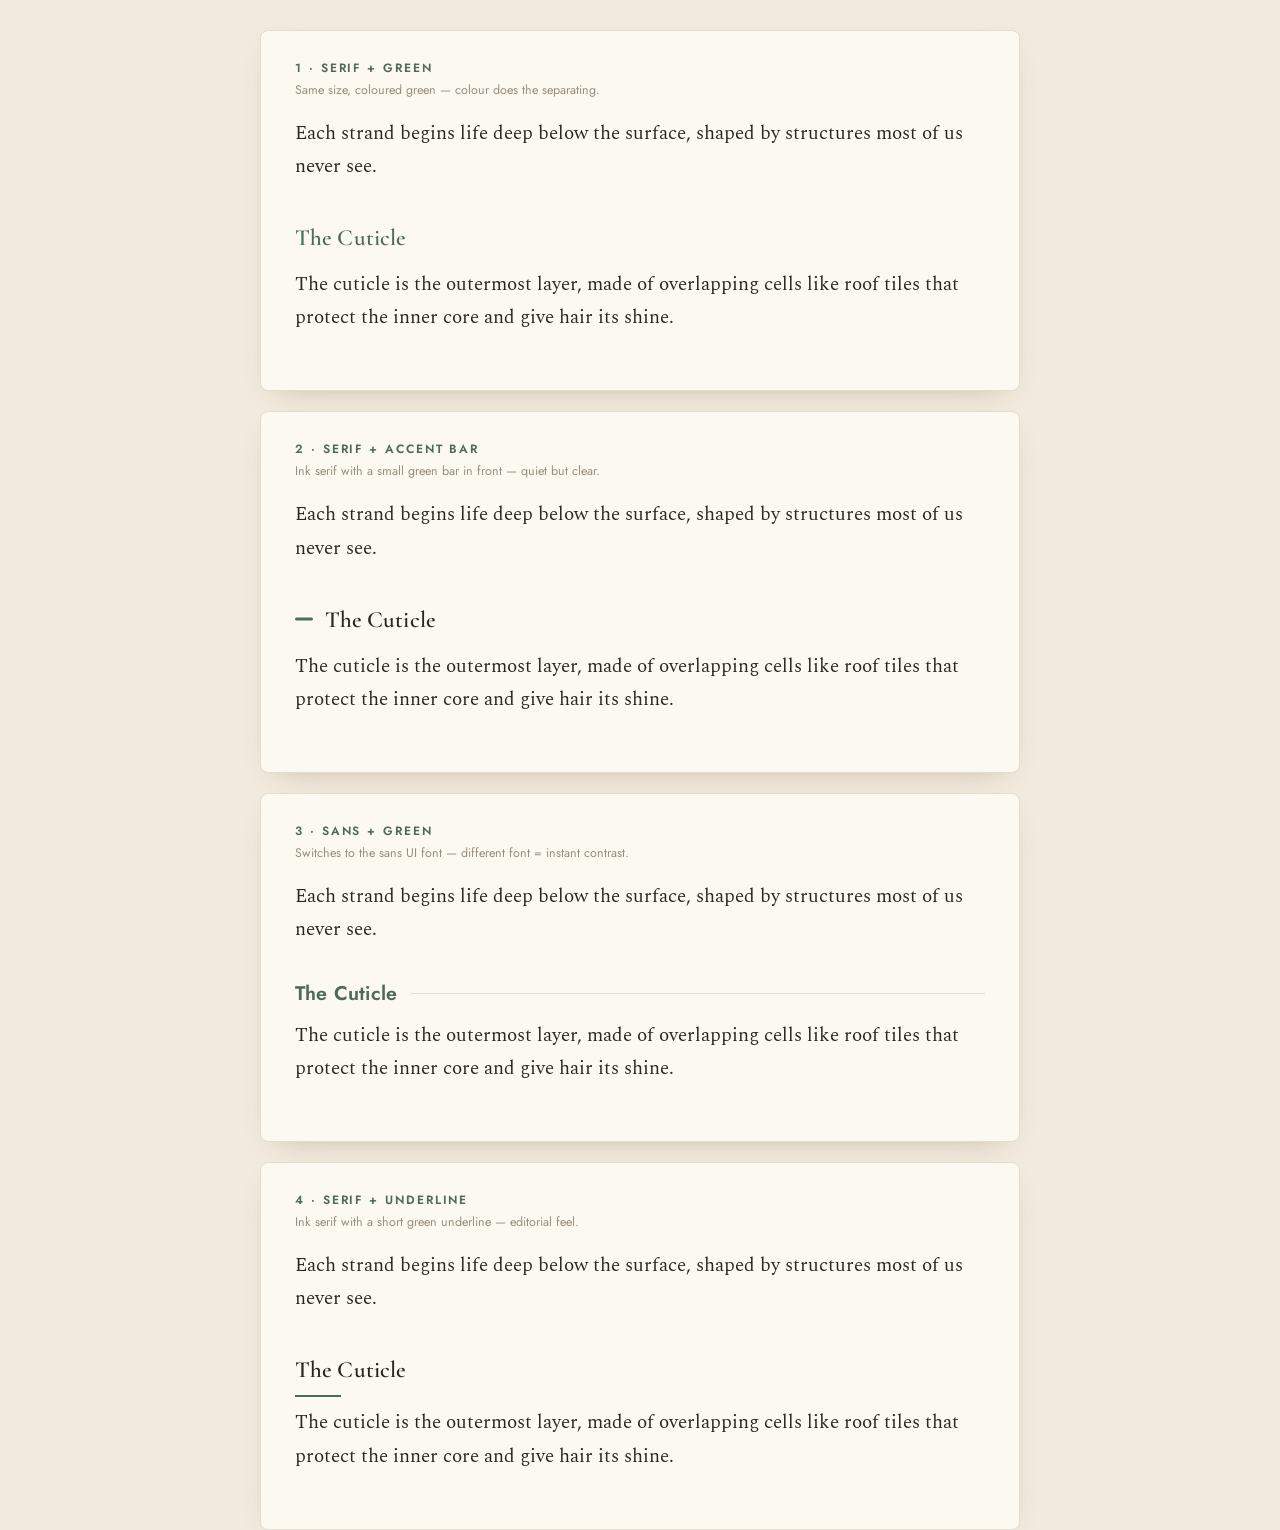
<file: ebook/heading-contrast.html>
<!DOCTYPE html>
<html lang="en" data-theme="day">
<head>
<meta charset="UTF-8" />
<meta name="viewport" content="width=device-width, initial-scale=1" />
<title>H4 — keep size, add contrast</title>
<link href="https://fonts.googleapis.com/css2?family=Cormorant+Garamond:wght@400;500;600;700&family=Spectral:wght@300;400;500;600&family=Jost:wght@400;500;600&display=swap" rel="stylesheet" />
<link rel="stylesheet" href="hhh.css" />
<style>
  body{ background:var(--paper); padding:30px; }
  .wrap{ max-width:760px; margin:0 auto; display:flex; flex-direction:column; gap:20px; }
  .col{ background:var(--page); border:1px solid var(--line); border-radius:8px; padding:28px 34px 34px; box-shadow:0 10px 30px -18px rgba(70,52,28,.4); }
  .optlbl{ font-family:var(--font-ui); font-size:12px; letter-spacing:.16em; text-transform:uppercase; color:var(--accent); font-weight:600; margin:0 0 4px; }
  .optdesc{ font-family:var(--font-ui); font-size:12.5px; color:var(--ink-3); margin:0 0 18px; }
  .prose{ font-size:var(--reading-size); }
  .prose h4.tag{ margin:1.5em 0 .4em; }

  /* 1 · Serif, green accent */
  .o1 .prose h4.tag{
    font-family:var(--font-display); font-weight:600; font-size:1.22em; letter-spacing:.005em;
    text-transform:none; color:var(--accent); gap:0;
  }
  .o1 .prose h4.tag::after{ display:none; }

  /* 2 · Serif ink, leading accent bar */
  .o2 .prose h4.tag{
    font-family:var(--font-display); font-weight:600; font-size:1.22em; letter-spacing:.005em;
    text-transform:none; color:var(--ink); gap:.5em; align-items:baseline;
  }
  .o2 .prose h4.tag::before{
    content:""; flex:0 0 auto; width:18px; height:3px; border-radius:2px; background:var(--accent);
    transform:translateY(-.28em);
  }
  .o2 .prose h4.tag::after{ display:none; }

  /* 3 · Sans, green, uppercase-ish weight (modern) */
  .o3 .prose h4.tag{
    font-family:var(--font-ui); font-weight:600; font-size:1.04em; letter-spacing:.01em;
    text-transform:none; color:var(--accent);
  }
  .o3 .prose h4.tag::after{ background:var(--line); }

  /* 4 · Serif ink, short underline rule */
  .o4 .prose h4.tag{
    display:block; font-family:var(--font-display); font-weight:600; font-size:1.22em; letter-spacing:.005em;
    text-transform:none; color:var(--ink); padding-bottom:.28em; position:relative;
  }
  .o4 .prose h4.tag::after{
    content:""; position:absolute; left:0; bottom:0; width:46px; height:2px; background:var(--accent); flex:none;
  }
</style>
</head>
<body>
<div class="wrap">

  <div class="col o1">
    <p class="optlbl">1 · Serif + green</p>
    <p class="optdesc">Same size, coloured green — colour does the separating.</p>
    <div class="prose">
      <p>Each strand begins life deep below the surface, shaped by structures most of us never see.</p>
      <h4 class="tag">The Cuticle</h4>
      <p>The cuticle is the outermost layer, made of overlapping cells like roof tiles that protect the inner core and give hair its shine.</p>
    </div>
  </div>

  <div class="col o2">
    <p class="optlbl">2 · Serif + accent bar</p>
    <p class="optdesc">Ink serif with a small green bar in front — quiet but clear.</p>
    <div class="prose">
      <p>Each strand begins life deep below the surface, shaped by structures most of us never see.</p>
      <h4 class="tag">The Cuticle</h4>
      <p>The cuticle is the outermost layer, made of overlapping cells like roof tiles that protect the inner core and give hair its shine.</p>
    </div>
  </div>

  <div class="col o3">
    <p class="optlbl">3 · Sans + green</p>
    <p class="optdesc">Switches to the sans UI font — different font = instant contrast.</p>
    <div class="prose">
      <p>Each strand begins life deep below the surface, shaped by structures most of us never see.</p>
      <h4 class="tag">The Cuticle</h4>
      <p>The cuticle is the outermost layer, made of overlapping cells like roof tiles that protect the inner core and give hair its shine.</p>
    </div>
  </div>

  <div class="col o4">
    <p class="optlbl">4 · Serif + underline</p>
    <p class="optdesc">Ink serif with a short green underline — editorial feel.</p>
    <div class="prose">
      <p>Each strand begins life deep below the surface, shaped by structures most of us never see.</p>
      <h4 class="tag">The Cuticle</h4>
      <p>The cuticle is the outermost layer, made of overlapping cells like roof tiles that protect the inner core and give hair its shine.</p>
    </div>
  </div>

</div>
</body>
</html>
</file>
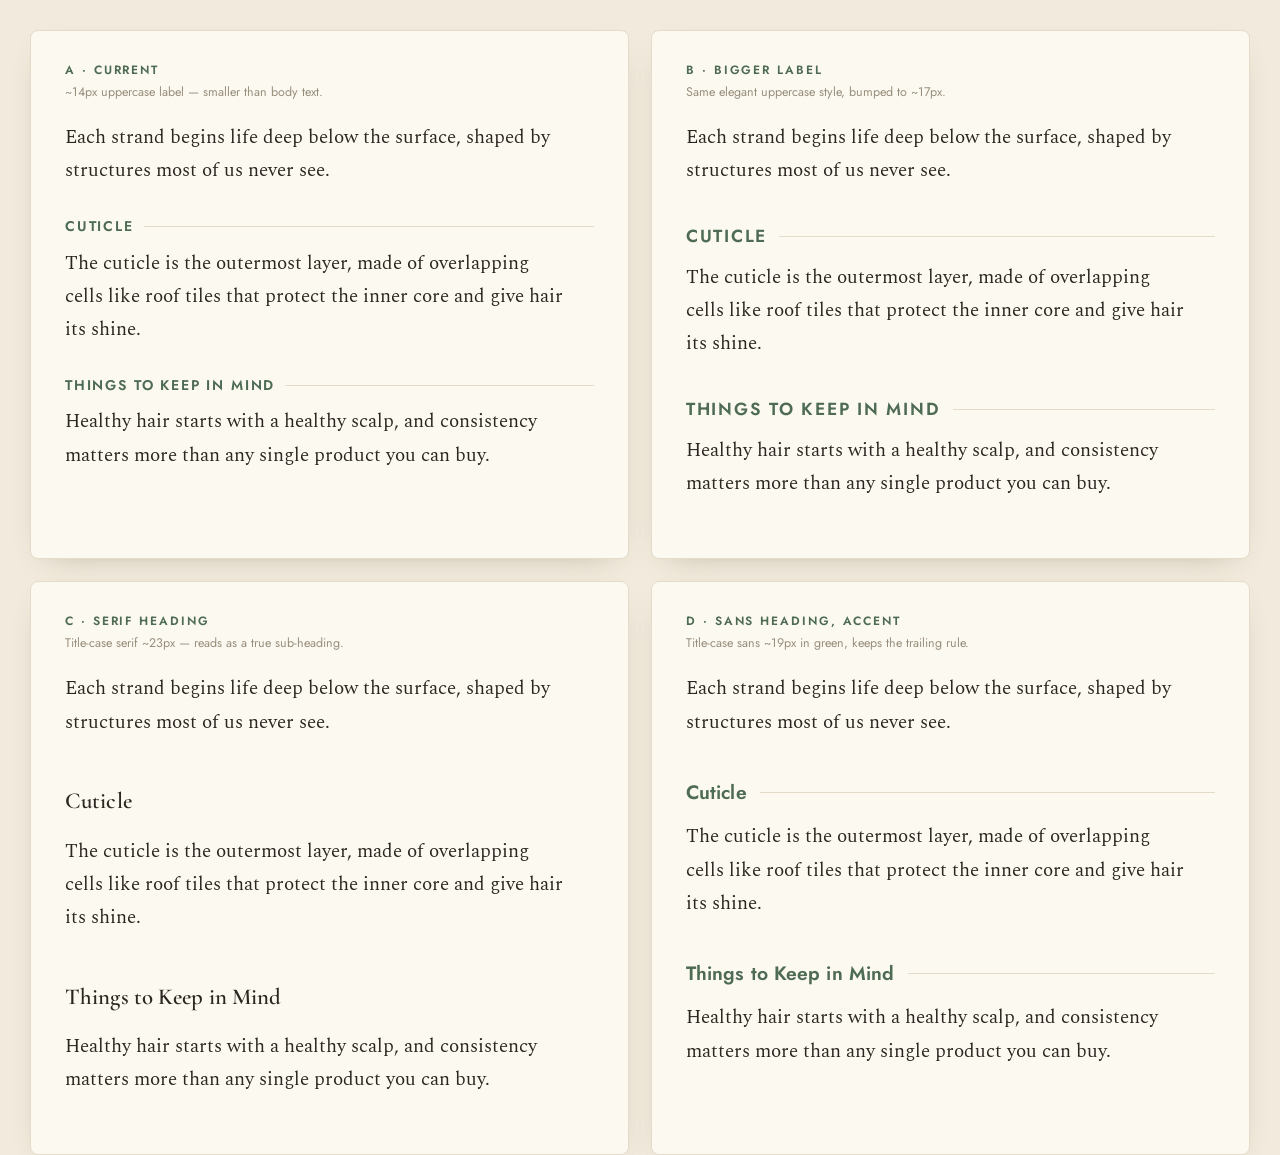
<file: ebook/heading-options.html>
<!DOCTYPE html>
<html lang="en" data-theme="day">
<head>
<meta charset="UTF-8" />
<meta name="viewport" content="width=device-width, initial-scale=1" />
<title>H4 heading size — options</title>
<link href="https://fonts.googleapis.com/css2?family=Cormorant+Garamond:wght@400;500;600&family=Spectral:wght@300;400;500;600&family=Jost:wght@400;500;600&display=swap" rel="stylesheet" />
<link rel="stylesheet" href="hhh.css" />
<style>
  body{ background:var(--paper); padding:30px; }
  .grid{ display:grid; grid-template-columns:repeat(2,minmax(0,1fr)); gap:22px; max-width:1500px; margin:0 auto; }
  @media(max-width:1000px){ .grid{ grid-template-columns:1fr; } }
  .col{ background:var(--page); border:1px solid var(--line); border-radius:8px; padding:30px 34px 36px; box-shadow:0 10px 30px -18px rgba(70,52,28,.4); }
  .optlbl{ font-family:var(--font-ui); font-size:12px; letter-spacing:.16em; text-transform:uppercase; color:var(--accent); font-weight:600; margin:0 0 4px; }
  .optdesc{ font-family:var(--font-ui); font-size:12.5px; color:var(--ink-3); margin:0 0 20px; }
  .prose{ font-size:var(--reading-size); }
  /* Option B: bigger label */
  .optB .prose h4.tag{ font-size:.92em; letter-spacing:.10em; }
  /* Option C: title-case heading */
  .optC .prose h4.tag{
    font-family:var(--font-display); font-weight:600; font-size:1.2em; letter-spacing:.005em;
    text-transform:none; color:var(--ink); gap:0;
  }
  .optC .prose h4.tag::after{ display:none; }
  /* Option D: title-case sans, accent */
  .optD .prose h4.tag{
    font-family:var(--font-ui); font-weight:600; font-size:1.02em; letter-spacing:.005em;
    text-transform:none; color:var(--accent);
  }
  .optD .prose h4.tag::after{ background:var(--line); }
</style>
</head>
<body>
<div class="grid">

  <div class="col optA">
    <p class="optlbl">A · Current</p>
    <p class="optdesc">~14px uppercase label — smaller than body text.</p>
    <div class="prose">
      <p>Each strand begins life deep below the surface, shaped by structures most of us never see.</p>
      <h4 class="tag">Cuticle</h4>
      <p>The cuticle is the outermost layer, made of overlapping cells like roof tiles that protect the inner core and give hair its shine.</p>
      <h4 class="tag">Things to Keep in Mind</h4>
      <p>Healthy hair starts with a healthy scalp, and consistency matters more than any single product you can buy.</p>
    </div>
  </div>

  <div class="col optB">
    <p class="optlbl">B · Bigger label</p>
    <p class="optdesc">Same elegant uppercase style, bumped to ~17px.</p>
    <div class="prose">
      <p>Each strand begins life deep below the surface, shaped by structures most of us never see.</p>
      <h4 class="tag">Cuticle</h4>
      <p>The cuticle is the outermost layer, made of overlapping cells like roof tiles that protect the inner core and give hair its shine.</p>
      <h4 class="tag">Things to Keep in Mind</h4>
      <p>Healthy hair starts with a healthy scalp, and consistency matters more than any single product you can buy.</p>
    </div>
  </div>

  <div class="col optC">
    <p class="optlbl">C · Serif heading</p>
    <p class="optdesc">Title-case serif ~23px — reads as a true sub-heading.</p>
    <div class="prose">
      <p>Each strand begins life deep below the surface, shaped by structures most of us never see.</p>
      <h4 class="tag">Cuticle</h4>
      <p>The cuticle is the outermost layer, made of overlapping cells like roof tiles that protect the inner core and give hair its shine.</p>
      <h4 class="tag">Things to Keep in Mind</h4>
      <p>Healthy hair starts with a healthy scalp, and consistency matters more than any single product you can buy.</p>
    </div>
  </div>

  <div class="col optD">
    <p class="optlbl">D · Sans heading, accent</p>
    <p class="optdesc">Title-case sans ~19px in green, keeps the trailing rule.</p>
    <div class="prose">
      <p>Each strand begins life deep below the surface, shaped by structures most of us never see.</p>
      <h4 class="tag">Cuticle</h4>
      <p>The cuticle is the outermost layer, made of overlapping cells like roof tiles that protect the inner core and give hair its shine.</p>
      <h4 class="tag">Things to Keep in Mind</h4>
      <p>Healthy hair starts with a healthy scalp, and consistency matters more than any single product you can buy.</p>
    </div>
  </div>

</div>
</body>
</html>
</file>
<file: ebook/hhh.css>
/* ============ Healthy Happy Hair — reader styles ============ */
*, *::before, *::after { box-sizing: border-box; }

:root {
  --font-display: 'Cormorant Garamond', Georgia, 'Times New Roman', serif;
  --font-body: 'Spectral', Georgia, serif;
  --font-ui: 'Jost', system-ui, -apple-system, sans-serif;
  --accent-base: #4E6B54;
  --reading-size: 19px;
  --measure: 39rem;
  --topbar-h: 60px;
}

/* themes */
[data-theme="day"] {
  --paper:#F2EBDD; --page:#FCF9F1; --ink:#2B2620; --ink-2:#5F564B; --ink-3:#988E7C;
  --line:#E4DBC9; --line-2:#EFE8D9; --callout:#EFE7D5; --card:#FBF6EB;
  --shadow: 28px 28px 60px rgba(70,52,28,.10);
  --accent: var(--accent-base);
}
[data-theme="sepia"] {
  --paper:#E9DEC8; --page:#F5ECD8; --ink:#3A3122; --ink-2:#6B5D45; --ink-3:#9E8C6C;
  --line:#DBCDAF; --line-2:#E6DAC0; --callout:#EADDC0; --card:#F2E8D1;
  --shadow: 28px 28px 60px rgba(90,66,25,.13);
  --accent: color-mix(in srgb, var(--accent-base) 92%, #3a2f12);
}
[data-theme="night"] {
  --paper:#14120E; --page:#1C1914; --ink:#E9E0D0; --ink-2:#ADA391; --ink-3:#7A7262;
  --line:#2D2920; --line-2:#252118; --callout:#221E17; --card:#211D16;
  --shadow: 28px 28px 70px rgba(0,0,0,.5);
  --accent: color-mix(in srgb, var(--accent-base) 58%, #ffffff);
}
--accent-soft { }

html, body { margin:0; padding:0; height:100%; }
body {
  font-family: var(--font-body);
  background: var(--paper);
  color: var(--ink);
  -webkit-font-smoothing: antialiased;
  text-rendering: optimizeLegibility;
}
button { font-family: inherit; cursor: pointer; }
::selection { background: color-mix(in srgb, var(--accent) 24%, transparent); }

/* ---------- app shell ---------- */
.app { height:100dvh; display:flex; flex-direction:column; overflow:hidden; background:var(--paper); }

.progress-top { position:fixed; top:0; left:0; right:0; height:3px; z-index:60; background:transparent; }
.progress-top > i { display:block; height:100%; background:var(--accent); width:0%; transition:width .25s ease; }

.topbar {
  height:var(--topbar-h); flex:0 0 auto; display:flex; align-items:center; gap:14px;
  padding:0 clamp(14px,3vw,30px); border-bottom:1px solid var(--line);
  background:color-mix(in srgb, var(--paper) 86%, transparent); backdrop-filter:blur(10px);
  position:relative; z-index:40;
}
.tb-title { font-family:var(--font-display); font-size:21px; font-weight:600; letter-spacing:.01em; white-space:nowrap; }
.tb-title b { color:var(--accent); font-weight:600; }
.tb-title .wm-heal { color:#5d7a5c; }
.tb-title .wm-thy { color:#db6640; }
.tb-title .wm-happy { color:#f2951e; }
.tb-title .wm-hair { color:#a53a3b; }
.tb-center { flex:1; text-align:center; overflow:hidden; }
.tb-chapter { font-family:var(--font-ui); font-size:11px; letter-spacing:.18em; text-transform:uppercase; color:var(--ink-3);
  white-space:nowrap; overflow:hidden; text-overflow:ellipsis; }
.tb-actions { display:flex; align-items:center; gap:4px; }

.iconbtn {
  width:40px; height:40px; border:none; background:transparent; color:var(--ink-2); border-radius:11px;
  display:grid; place-items:center; transition:background .18s, color .18s;
}
.iconbtn:hover { background:var(--line-2); color:var(--ink); }
.iconbtn.on { color:var(--accent); }
.iconbtn svg { width:21px; height:21px; }

/* ---------- scene / reader ---------- */
.scene { flex:1; position:relative; overflow:hidden; }
.reader { position:absolute; inset:0; overflow-y:auto; overflow-x:hidden; scroll-behavior:smooth; }
.reader::-webkit-scrollbar { width:11px; }
.reader::-webkit-scrollbar-thumb { background:color-mix(in srgb, var(--ink-3) 45%, transparent); border-radius:20px; border:3px solid var(--paper); }

.page-wrap { min-height:100%; display:flex; justify-content:center; padding:0 clamp(18px,5vw,40px); }
.page { width:100%; max-width:var(--measure); padding:clamp(40px,7vw,84px) 0 200px; }

/* ---------- prose ---------- */
.prose { font-size:var(--reading-size); line-height:1.75; color:var(--ink); }
.prose p { margin:0 0 1.15em; text-wrap:pretty; }
.prose p.lead {
  font-size:1.18em; line-height:1.6; color:var(--ink-2); font-weight:300;
  border-left:2px solid var(--accent); padding-left:1.1em; margin-bottom:1.6em;
}
.prose .drop::first-letter {
  font-family:var(--font-display); font-weight:600; float:left; font-size:4.1em; line-height:.78;
  padding:.06em .12em 0 0; color:var(--accent);
}
body.no-dropcaps .prose .drop::first-letter { font-family:inherit; font-weight:inherit; float:none; font-size:inherit; line-height:inherit; padding:0; color:inherit; }
.prose h2.sec {
  font-family:var(--font-display); font-weight:600; font-size:2.05em; line-height:1.12; letter-spacing:.005em;
  margin:2.4em 0 .2em; color:var(--ink);
}
.prose h3.sub {
  font-family:var(--font-ui); font-weight:600; font-size:.95em; letter-spacing:.13em; text-transform:uppercase;
  margin:1.9em 0 .55em; color:var(--accent); display:flex; align-items:center; gap:.7em;
}
.prose h3.sub::after { content:""; flex:1; height:1px; background:var(--line); }
.prose h4.tag {
  font-family:var(--font-ui); font-weight:600; font-size:.74em; letter-spacing:.13em; text-transform:uppercase;
  margin:1.9em 0 .55em; color:var(--accent); display:flex; align-items:center; gap:.7em;
}
.prose h4.tag::after { content:""; flex:1; height:1px; background:var(--line); }
.prose .range-label { font-family:var(--font-ui); font-weight:600; font-size:.78em; letter-spacing:.06em; text-transform:uppercase; color:var(--accent); margin:1.1em 0 .2em; }
.prose b.lede { font-weight:600; color:var(--ink); }

/* section ornament */
.ornament { display:flex; align-items:center; justify-content:center; gap:16px; margin:2.6em 0; color:var(--accent); }
.ornament i { height:1px; width:64px; background:linear-gradient(90deg,transparent,var(--line)); }
.ornament i:last-child { background:linear-gradient(270deg,transparent,var(--line)); }
.ornament svg { width:26px; height:26px; opacity:.85; }

/* lists */
.prose ul.bul { list-style:none; margin:1.1em 0 1.5em; padding:0; }
.prose ul.bul li { position:relative; padding-left:1.7em; margin:.62em 0; }
.prose ul.bul li::before {
  content:""; position:absolute; left:.15em; top:.62em; width:7px; height:7px; transform:rotate(45deg);
  border:1.4px solid var(--accent); background:transparent;
}
.prose ul.bul li b { font-weight:600; color:var(--ink); }

/* callouts */
.callout {
  position:relative; margin:1.9em 0; padding:1.35em 1.5em 1.4em; border-radius:4px;
  background:var(--callout); border:1px solid var(--line);
}
.callout::before { content:""; position:absolute; left:0; top:0; bottom:0; width:3px; background:var(--accent); border-radius:4px 0 0 4px; }
.callout .clabel {
  font-family:var(--font-ui); font-weight:600; font-size:.7rem; letter-spacing:.16em; text-transform:uppercase;
  color:var(--accent); display:flex; align-items:center; gap:.55em; margin-bottom:.5em;
}
.callout .clabel svg { width:15px; height:15px; }
.callout p { margin:0; font-size:.98em; line-height:1.66; color:var(--ink-2); }
.callout.tip { --c-ico:1; }

/* figure placeholder */
.figure {
  margin:2.2em 0; border:1px dashed color-mix(in srgb, var(--accent) 50%, var(--line));
  border-radius:6px; background:var(--card); padding:2.4em 1.5em; text-align:center; color:var(--ink-3);
}
.figure svg { width:64px; height:64px; color:var(--accent); opacity:.7; margin-bottom:.7em; }
.figure .fcap { font-family:var(--font-ui); font-size:.72rem; letter-spacing:.16em; text-transform:uppercase; color:var(--ink-2); }
.figure .fnote { font-size:.86rem; font-style:italic; margin-top:.3em; color:var(--ink-3); }

/* figure with a real illustration */
.figure--img { border:none; background:transparent; padding:0; margin:2.6em 0; }
.figure-plate {
  background:transparent;
  border:none;
  border-radius:0;
  padding:0;
  box-shadow:none;
  display:flex; justify-content:center;
}
.figure-plate img { display:block; width:100%; max-width:680px; height:auto; mix-blend-mode:multiply; }
.figure--wide { width:max-content; max-width:min(1400px, 96vw); margin-left:50%; transform:translateX(-50%); }
.figure--wide .figure-plate img { max-width:none !important; width:auto; }
.figure--img .fcap { margin-top:1.05em; font-size:.74rem; color:var(--ink-2); }
[data-theme="night"] .figure-plate { background:#F4EEE2; border-color:rgba(0,0,0,.12); }

/* ---------- chapter opener ---------- */
.opener { margin-bottom:2.6em; }
.opener .eyebrow { font-family:var(--font-ui); font-size:.72rem; letter-spacing:.24em; text-transform:uppercase; color:var(--accent); margin-bottom:1.1em; display:flex; align-items:center; gap:.8em; }
.opener .eyebrow .dot { width:4px; height:4px; border-radius:50%; background:var(--ink-3); }
.opener .chno { font-family:var(--font-display); font-size:clamp(58px,12vw,104px); line-height:.8; font-weight:300; color:color-mix(in srgb, var(--accent) 32%, transparent); margin-bottom:.05em; }
.opener h1 {
  font-family:var(--font-display); font-weight:600; font-size:clamp(2.4rem,6vw,3.6rem); line-height:1.04;
  letter-spacing:.004em; margin:.1em 0 .4em; color:var(--ink); text-wrap:balance;
}
.opener .sub { font-family:var(--font-body); font-style:italic; font-weight:300; font-size:1.28rem; line-height:1.4; color:var(--ink-2); max-width:30em; }
.opener .rule { height:1px; width:90px; background:var(--accent); margin-top:1.7em; }

/* ---------- cover ---------- */
.cover { min-height:100%; display:flex; align-items:center; justify-content:center; padding:40px 22px; }
.cover-card {
  width:100%; max-width:470px; text-align:left; position:relative;
  padding:clamp(38px,5vw,56px) clamp(32px,5vw,52px) clamp(32px,4vw,44px);
  border:1px solid var(--line); border-radius:4px; background:var(--page); box-shadow:var(--shadow);
  display:flex; flex-direction:column; min-height:min(80vh,700px);
}
.cover-kick { font-family:var(--font-ui); font-size:.72rem; letter-spacing:.32em; text-transform:uppercase; color:var(--ink-3); }
.cover-wm {
  font-family:'Spectral', Georgia, serif; font-weight:600; line-height:.97; letter-spacing:.004em;
  font-size:clamp(3.3rem,15vw,5.4rem); margin:.5em 0 0;
}
.cover-wm .l1, .cover-wm .l2 { display:block; white-space:nowrap; }
.cover-wm .wm-heal { color:#5d7a5c; }
.cover-wm .wm-thy { color:#db6640; }
.cover-wm .wm-happy { color:#f2951e; }
.cover-wm .wm-hair { color:#a53a3b; }
.cover-tag { font-family:var(--font-ui); font-weight:400; font-size:1.05rem; line-height:1.5; color:var(--ink-2); margin:1.15em 0 0; max-width:20em; }
.cover-foot { margin-top:auto; padding-top:2.2em; display:flex; align-items:center; justify-content:space-between; gap:18px 24px; flex-wrap:wrap; }
.cover-author { font-family:'Spectral', Georgia, serif; font-size:1.4rem; font-weight:500; letter-spacing:.14em; text-transform:uppercase; color:var(--ink); }
.btn-begin {
  font-family:var(--font-ui); font-size:.78rem; letter-spacing:.18em; text-transform:uppercase; font-weight:500;
  background:var(--accent); color:var(--page); border:none; padding:15px 32px; border-radius:40px; transition:transform .2s, box-shadow .2s;
  box-shadow:0 8px 22px color-mix(in srgb, var(--accent) 32%, transparent);
}
.btn-begin:hover { transform:translateY(-2px); box-shadow:0 12px 28px color-mix(in srgb, var(--accent) 40%, transparent); }
.btn-backsite {
  display:inline-block; margin-top:1.7em; font-family:var(--font-ui); font-size:.66rem; letter-spacing:.18em;
  text-transform:uppercase; color:var(--ink-3); text-decoration:none; transition:color .2s; align-self:flex-start;
}
.btn-backsite:hover { color:var(--accent); }

/* ---------- part divider ---------- */
.partview { min-height:100%; display:flex; align-items:center; justify-content:center; padding:60px 26px; }
.partview .inner { max-width:620px; width:100%; text-align:center; }
.partview .plabel { font-family:var(--font-ui); font-size:.8rem; letter-spacing:.4em; text-transform:uppercase; color:var(--accent); margin-bottom:1.4em; }
.partview .pnum { font-family:var(--font-display); font-style:italic; font-size:clamp(70px,16vw,150px); line-height:.85; font-weight:300; color:color-mix(in srgb, var(--accent) 26%, transparent); }
.partview h1 { font-family:var(--font-display); font-weight:600; font-size:clamp(2.4rem,7vw,4rem); line-height:1.04; margin:.1em 0 0; text-wrap:balance; }
.partview .motif { color:var(--accent); margin:1.6em auto; width:46px; }
.partview .chips { display:flex; flex-direction:column; gap:2px; max-width:420px; margin:1.4em auto 0; }
.partview .chip { display:flex; align-items:baseline; gap:14px; padding:13px 6px; border-top:1px solid var(--line); text-align:left; color:var(--ink-2); transition:color .15s; background:none; border-left:0; border-right:0; border-bottom:0; width:100%; }
.partview .chip:last-child { border-bottom:1px solid var(--line); }
.partview .chip:hover { color:var(--accent); }
.partview .chip .cn { font-family:var(--font-ui); font-size:.7rem; letter-spacing:.14em; color:var(--ink-3); width:42px; flex:0 0 auto; }
.partview .chip .ct { font-family:var(--font-display); font-size:1.18rem; font-weight:500; line-height:1.15; }

/* ---------- colophon ---------- */
.colo { max-width:34rem; margin:0 auto; padding:clamp(40px,8vw,90px) 0 160px; }
.colo h2 { font-family:var(--font-display); font-size:2rem; font-weight:600; margin:0 0 .2em; }
.colo .ck { font-family:var(--font-ui); font-size:.68rem; letter-spacing:.2em; text-transform:uppercase; color:var(--accent); margin-bottom:1.4em; }
.colo p { font-size:.96rem; line-height:1.7; color:var(--ink-2); margin:0 0 1em; }
.colo p.tight { color:var(--ink-3); font-size:.86rem; }
.colo hr { border:0; border-top:1px solid var(--line); margin:2em 0; }

/* ---------- bottom nav ---------- */
.botnav {
  position:absolute; bottom:0; left:0; right:0; height:64px; display:flex; align-items:center; justify-content:space-between;
  padding:0 clamp(14px,4vw,36px); gap:10px; pointer-events:none; z-index:30;
}
.botnav .nav-btn {
  pointer-events:auto; display:flex; align-items:center; gap:9px; background:color-mix(in srgb, var(--page) 92%, transparent);
  border:1px solid var(--line); color:var(--ink-2); padding:11px 17px; border-radius:40px; font-family:var(--font-ui);
  font-size:.74rem; letter-spacing:.1em; text-transform:uppercase; backdrop-filter:blur(8px); box-shadow:0 6px 20px var(--shadow); transition:all .18s; max-width:46%; overflow:hidden;
}
.botnav .nav-btn:hover { color:var(--ink); border-color:var(--accent); }
.botnav .nav-btn:disabled { opacity:0; pointer-events:none; }
.botnav .nav-btn .lbl { overflow:hidden; text-overflow:ellipsis; white-space:nowrap; }
.botnav .nav-btn svg { width:17px; height:17px; flex:0 0 auto; }
.botnav .pill { pointer-events:auto; font-family:var(--font-ui); font-size:.68rem; letter-spacing:.12em; color:var(--ink-3); background:color-mix(in srgb,var(--page) 80%, transparent); padding:7px 14px; border-radius:30px; backdrop-filter:blur(8px); white-space:nowrap; }

/* ---------- TOC drawer ---------- */
.scrim { position:fixed; inset:0; background:rgba(20,14,6,.34); backdrop-filter:blur(2px); z-index:70; opacity:0; pointer-events:none; transition:opacity .3s; }
.scrim.show { opacity:1; pointer-events:auto; }
.drawer {
  position:fixed; top:0; left:0; bottom:0; width:min(380px,86vw); background:var(--page); z-index:80; border-right:1px solid var(--line);
  transform:translateX(-102%); transition:transform .34s cubic-bezier(.4,0,.1,1); display:flex; flex-direction:column; box-shadow:30px 0 60px rgba(20,14,6,.16);
}
.drawer.show { transform:translateX(0); }
.drawer-head { padding:22px 24px 16px; border-bottom:1px solid var(--line); display:flex; align-items:center; justify-content:space-between; }
.drawer-head .dt { font-family:var(--font-display); font-size:1.5rem; font-weight:600; }
.drawer-head .dt span { display:block; font-family:var(--font-ui); font-size:.6rem; letter-spacing:.24em; text-transform:uppercase; color:var(--ink-3); margin-top:3px; }
.drawer-body { flex:1; overflow-y:auto; padding:8px 0 30px; }
.toc-item { display:flex; align-items:baseline; gap:13px; width:100%; text-align:left; background:none; border:0; padding:11px 24px; color:var(--ink-2); transition:background .14s, color .14s; position:relative; }
.toc-item:hover { background:var(--line-2); color:var(--ink); }
.toc-item.active { color:var(--accent); }
.toc-item.active::before { content:""; position:absolute; left:0; top:8px; bottom:8px; width:3px; background:var(--accent); border-radius:3px; }
.toc-item .tn { font-family:var(--font-ui); font-size:.68rem; letter-spacing:.1em; color:var(--ink-3); width:30px; flex:0 0 auto; padding-top:2px; }
.toc-item.active .tn { color:var(--accent); }
.toc-item .tt { font-family:var(--font-display); font-size:1.08rem; font-weight:500; line-height:1.18; }
.toc-item .bm { margin-left:auto; color:var(--accent); width:14px; height:14px; flex:0 0 auto; align-self:center; }
.toc-part { font-family:var(--font-ui); font-size:.64rem; letter-spacing:.2em; text-transform:uppercase; color:var(--ink-3); padding:20px 24px 7px; display:flex; align-items:center; gap:10px; }
.toc-part i { height:1px; flex:1; background:var(--line); }
.toc-special .tt { font-style:italic; }

/* ---------- settings popover ---------- */
.pop { position:absolute; top:calc(var(--topbar-h) - 6px); right:clamp(8px,2vw,22px); width:296px; background:var(--page); border:1px solid var(--line); border-radius:14px; box-shadow:0 18px 50px rgba(20,14,6,.22); z-index:50; padding:18px; transform-origin:top right; }
.pop h4 { font-family:var(--font-ui); font-size:.62rem; letter-spacing:.18em; text-transform:uppercase; color:var(--ink-3); margin:0 0 11px; }
.pop .seg { display:flex; gap:7px; margin-bottom:18px; }
.pop .seg button { flex:1; border:1px solid var(--line); background:var(--card); color:var(--ink-2); border-radius:10px; padding:11px 6px; font-family:var(--font-ui); font-size:.72rem; letter-spacing:.04em; display:flex; flex-direction:column; align-items:center; gap:6px; transition:all .16s; }
.pop .seg button.on { border-color:var(--accent); color:var(--ink); background:var(--callout); }
.pop .seg button .sw { width:20px; height:20px; border-radius:50%; border:1px solid var(--line); }
.pop .size-row { display:flex; align-items:center; gap:12px; margin-bottom:6px; }
.pop .size-row button { width:42px; height:42px; border-radius:11px; border:1px solid var(--line); background:var(--card); color:var(--ink); font-family:var(--font-display); transition:all .16s; }
.pop .size-row button:hover { border-color:var(--accent); }
.pop .size-row .sval { flex:1; text-align:center; font-family:var(--font-ui); font-size:.78rem; color:var(--ink-2); }
.pop .size-row .s1 { font-size:15px; } .pop .size-row .s2 { font-size:24px; }
.pop .widerow { display:flex; gap:7px; margin-top:4px; }
.pop .widerow button { flex:1; border:1px solid var(--line); background:var(--card); color:var(--ink-2); border-radius:10px; padding:9px; font-family:var(--font-ui); font-size:.7rem; transition:all .16s; }
.pop .widerow button.on { border-color:var(--accent); color:var(--ink); background:var(--callout); }

/* fade-in for view switches */
.fade-enter { animation:fadeUp .5s ease both; }
@keyframes fadeUp { from { opacity:0; transform:translateY(14px); } to { opacity:1; transform:none; } }

@media (max-width:600px) {
  .tb-title { font-size:18px; }
  .botnav .nav-btn .lbl { display:none; }
  .botnav .nav-btn { padding:11px 14px; }
  .prose { line-height:1.7; }
}
</file>
